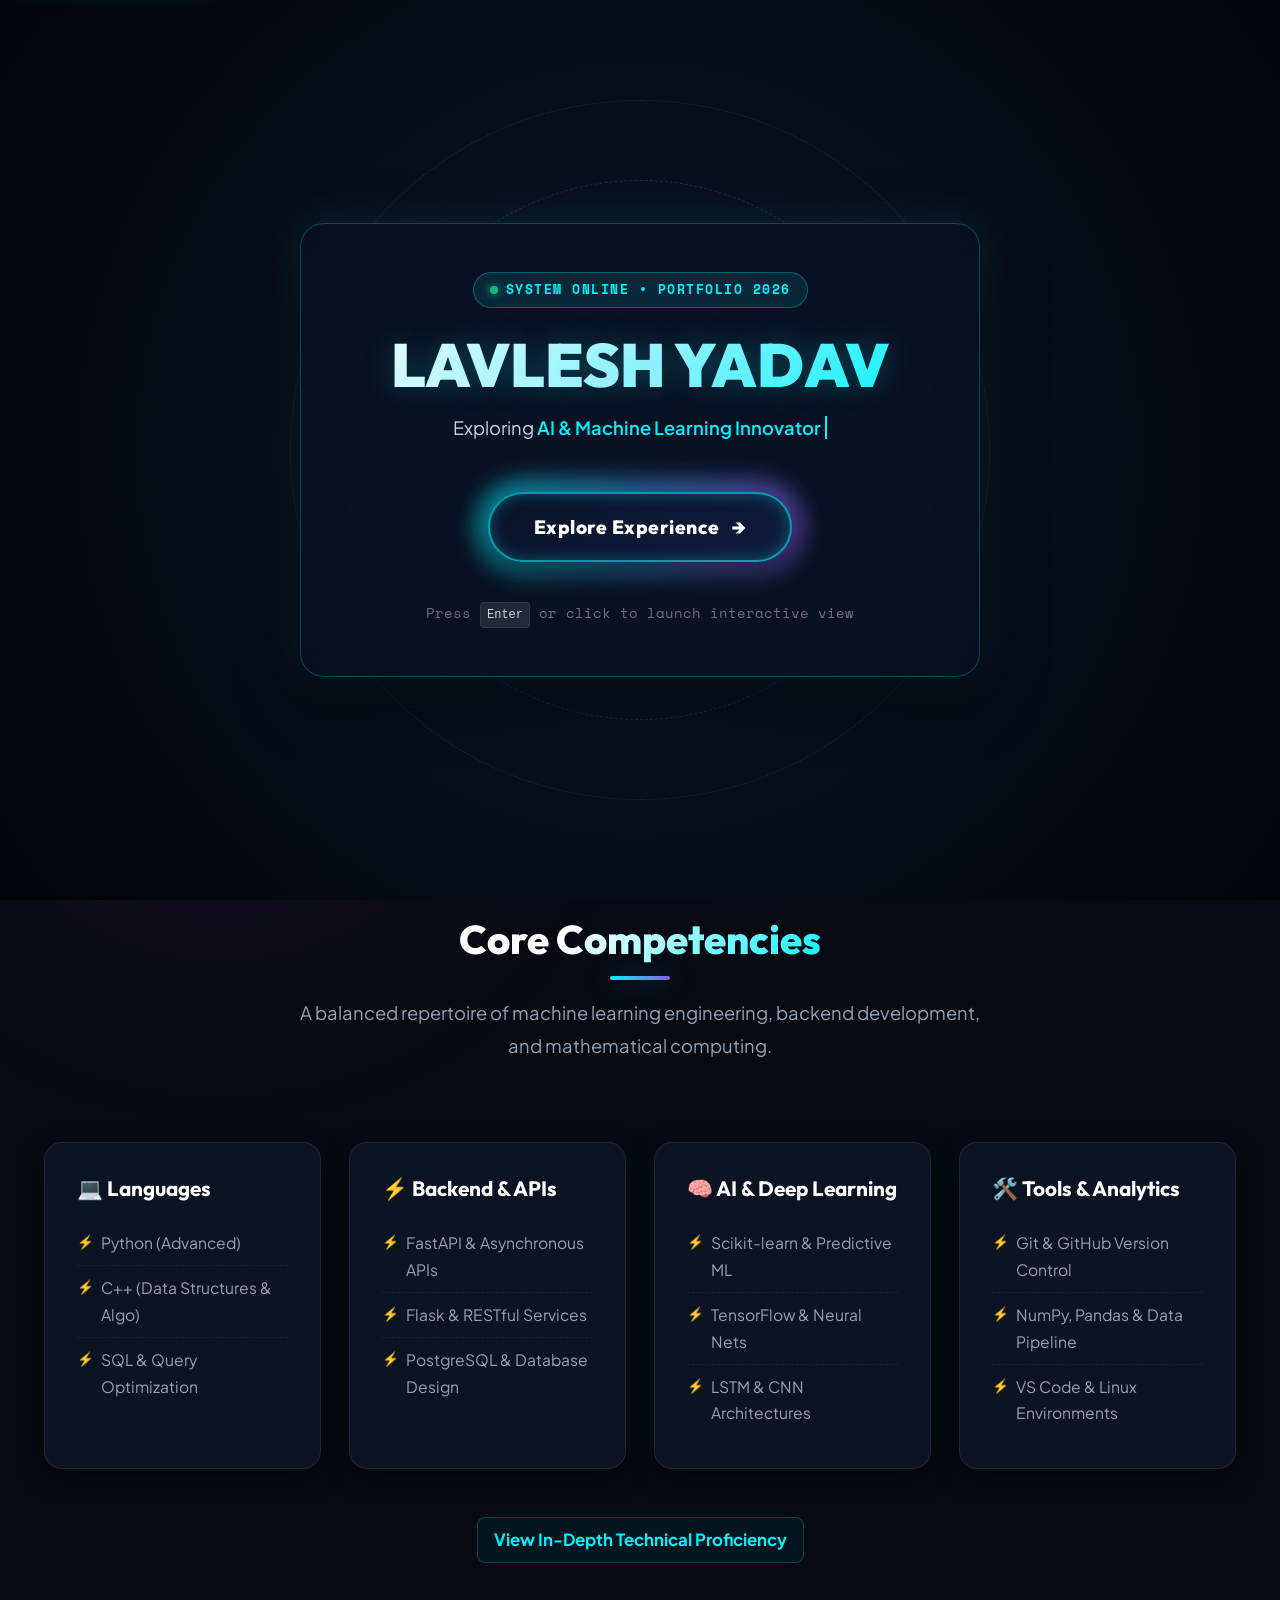
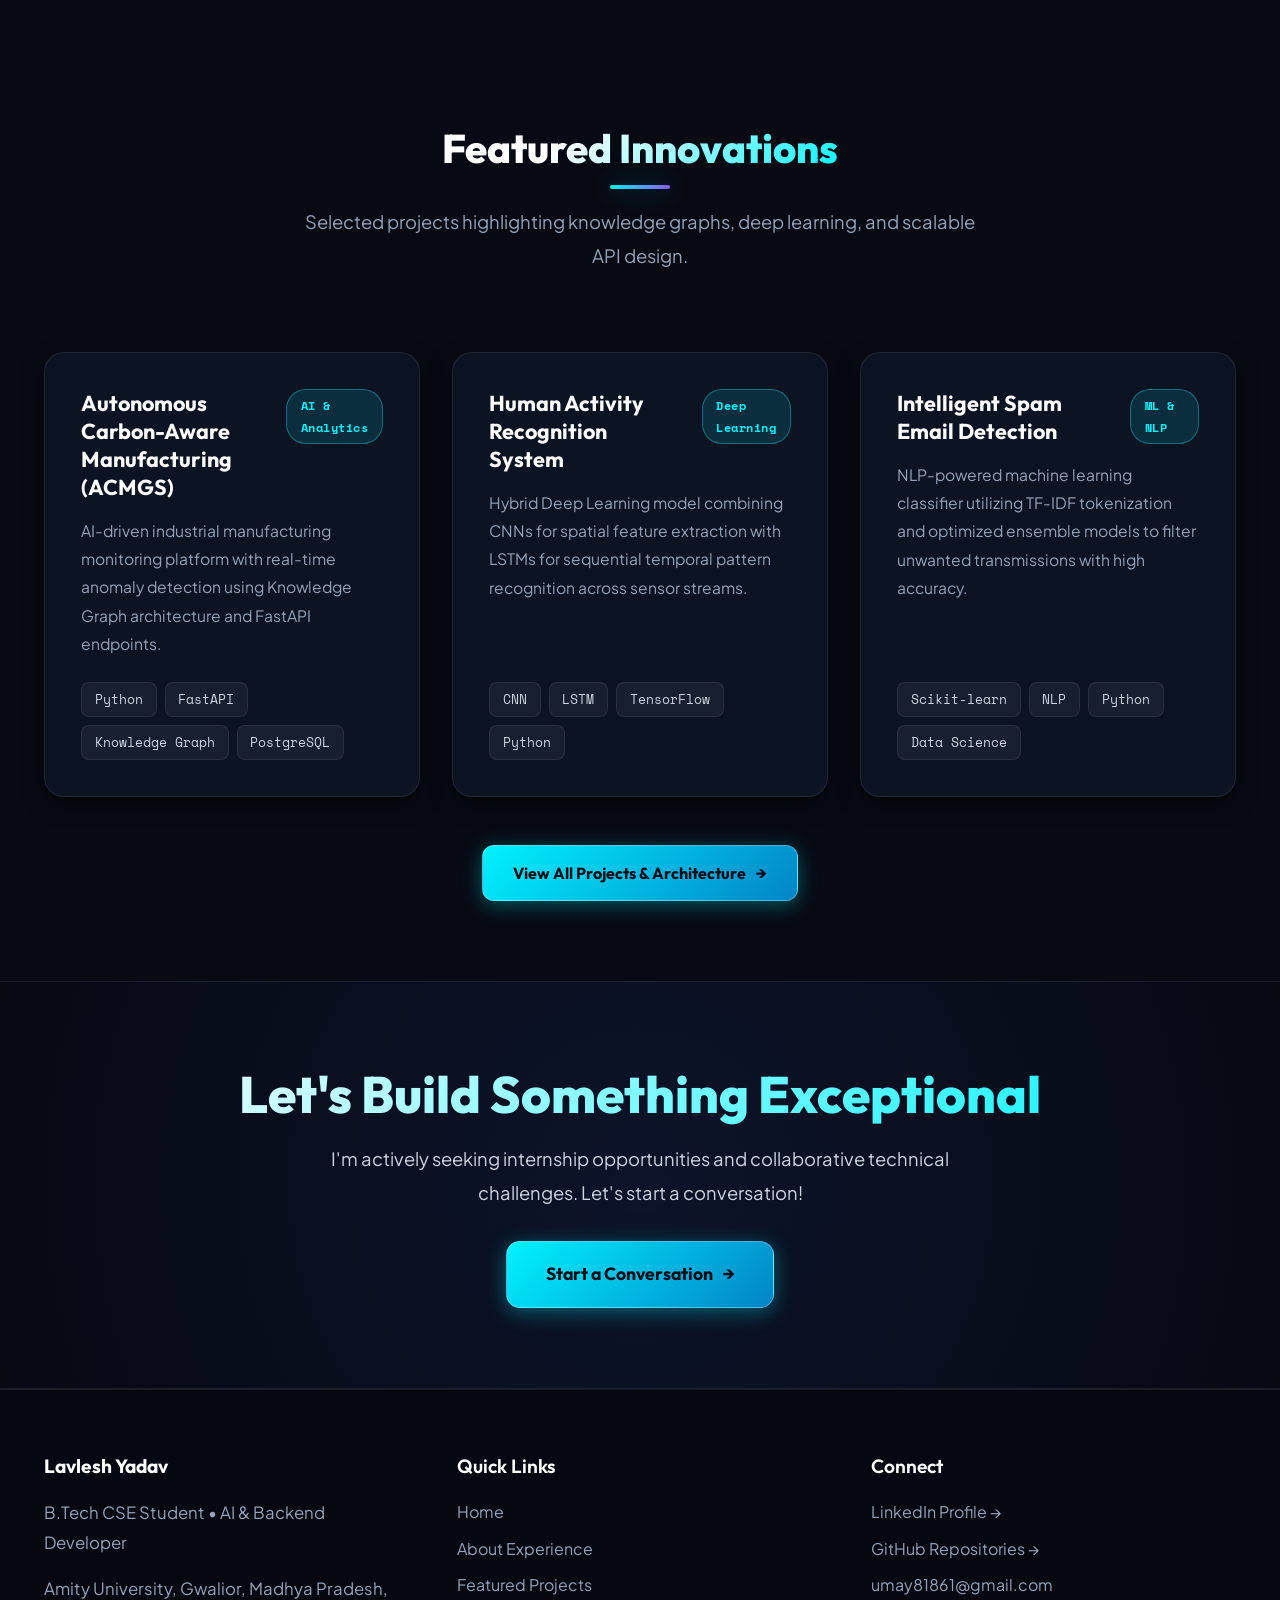
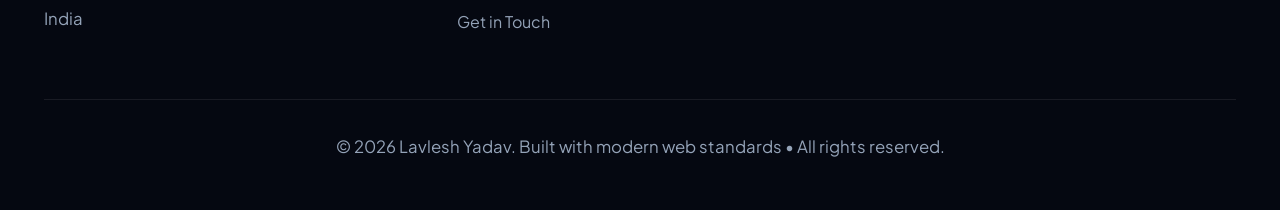
<file: index.html>
<!DOCTYPE html>
<html lang="en">
<head>
    <meta charset="UTF-8">
    <meta name="viewport" content="width=device-width, initial-scale=1.0">
    <meta name="description" content="Lavlesh Yadav - B.Tech CSE Student specializing in AI, Machine Learning, Backend Development, and Scalable APIs. Explore interactive projects and technical expertise.">
    <meta name="keywords" content="Lavlesh Yadav, portfolio, AI, Machine Learning, Backend Development, FastAPI, Python, Deep Learning, Gwalior">
    <meta name="author" content="Lavlesh Yadav">
    <meta name="theme-color" content="#070a13">
    <meta property="og:title" content="Lavlesh Yadav - Futuristic Portfolio | AI & Backend Engineer">
    <meta property="og:description" content="B.Tech CSE Student | AI & ML Enthusiast | FastAPI & Backend Architect">
    <meta property="og:type" content="website">
    <title>Lavlesh Yadav | AI & Backend Developer Portfolio</title>
    <link rel="preconnect" href="https://fonts.googleapis.com">
    <link rel="preconnect" href="https://fonts.gstatic.com" crossorigin>
    <link rel="stylesheet" href="style.css">
    <link rel="icon" type="image/svg+xml" href="data:image/svg+xml,%3Csvg xmlns='http://www.w3.org/2000/svg' viewBox='0 0 100 100'%3E%3Ctext y='75' font-size='75' fill='%2300f2fe'%3E⚡%3C/text%3E%3C/svg%3E">
</head>
<body>
    <!-- Skip to main content link -->
    <a href="#main-content" class="skip-link">Skip to main content</a>

    <!-- Interactive Ambient Glows & Background Particle Canvas -->
    <canvas id="bg-canvas" aria-hidden="true"></canvas>
    <div class="ambient-glow-1" aria-hidden="true"></div>
    <div class="ambient-glow-2" aria-hidden="true"></div>

    <!-- ==========================================================================
         INTERACTIVE ENTRANCE PORTAL (GATEWAY)
         ========================================================================== -->
    <section id="introPortal" class="intro-portal" role="dialog" aria-modal="true" aria-label="Welcome Entrance Portal">
        <div class="portal-rings" aria-hidden="true">
            <div class="portal-ring portal-ring-1"></div>
            <div class="portal-ring portal-ring-2"></div>
            <div class="portal-ring portal-ring-3"></div>
        </div>
        <div class="portal-content">
            <div class="portal-badge">
                <span class="pulse-dot"></span>
                SYSTEM ONLINE &bull; PORTFOLIO 2026
            </div>
            <h1 class="portal-title">LAVLESH YADAV</h1>
            <p class="portal-tagline">
                Exploring <span id="portalTypingText" class="portal-typing-text">AI &amp; Backend Engineering</span>
            </p>
            <div class="portal-btn-wrapper">
                <div class="portal-btn-glow-ring" aria-hidden="true"></div>
                <button id="enterPortalBtn" class="btn-portal" aria-label="Enter Portfolio and View Details">
                    <span>Explore Experience</span>
                    <span class="portal-btn-icon">&rarr;</span>
                </button>
            </div>
            <div class="portal-footer-hint">
                <span>Press <kbd>Enter</kbd> or click to launch interactive view</span>
            </div>
        </div>
    </section>

    <!-- Navigation Header -->
    <header class="header" role="banner">
        <nav class="navbar" role="navigation" aria-label="Main navigation">
            <div class="container nav-container">
                <a href="index.html" class="logo" aria-current="page">
                    <span class="logo-badge">LY</span>
                    <span>LAVLESH</span>
                </a>
                <div class="nav-actions">
                    <button class="btn-replay-intro" id="replayIntroBtn" aria-label="Replay Entrance Experience">
                        <span>✨ Replay Intro</span>
                    </button>
                </div>
                <button class="menu-toggle" id="menuToggle" aria-label="Toggle navigation menu" aria-expanded="false" aria-controls="navMenu">
                    <span></span>
                    <span></span>
                    <span></span>
                </button>
                <ul id="navMenu" class="nav-menu" role="menubar">
                    <li role="none"><a href="index.html" class="nav-link active" role="menuitem" aria-current="page">Home</a></li>
                    <li role="none"><a href="about.html" class="nav-link" role="menuitem">About</a></li>
                    <li role="none"><a href="projects.html" class="nav-link" role="menuitem">Projects</a></li>
                    <li role="none"><a href="contact.html" class="nav-link" role="menuitem">Contact</a></li>
                </ul>
            </div>
        </nav>
    </header>

    <!-- Main Content -->
    <main id="main-content" role="main">
        <!-- Hero Section -->
        <section class="hero" aria-labelledby="hero-title">
            <div class="container">
                <div class="hero-content">
                    <div class="hero-status-pill">
                        <span class="pulse-dot"></span>
                        Available for Internship &amp; Project Collaborations
                    </div>
                    <h1 id="hero-title" class="hero-title">Lavlesh Yadav</h1>
                    <div class="hero-subtitle-wrapper">
                        <span>Architecting</span>
                        <span id="heroTypingText" class="hero-dynamic-text">AI &amp; ML Solutions</span>
                    </div>
                    <p class="hero-description">
                        B.Tech CSE student at Amity University with a strong passion for Artificial Intelligence, Machine Learning, and robust Backend Architectures. Designing intelligent, scalable digital systems for real-world impact.
                    </p>
                    <div class="hero-cta">
                        <a href="projects.html" class="btn btn-primary" aria-label="View all my featured projects">
                            <span>Explore My Work</span>
                            <span>&rarr;</span>
                        </a>
                        <a href="contact.html" class="btn btn-secondary" aria-label="Get in touch with Lavlesh">
                            <span>Get In Touch</span>
                        </a>
                    </div>
                    <div class="social-links" role="list" aria-label="Social media links">
                        <a href="https://linkedin.com/in/lavlesh-yadav-3a4aa4340" target="_blank" rel="noopener noreferrer" class="social-link" role="listitem" aria-label="LinkedIn profile">
                            <span class="sr-only">LinkedIn</span>
                            <svg viewBox="0 0 24 24" fill="currentColor">
                                <path d="M20.447 20.452h-3.554v-5.569c0-1.328-.027-3.037-1.852-3.037-1.853 0-2.136 1.445-2.136 2.939v5.667H9.351V9h3.414v1.561h.046c.477-.9 1.637-1.85 3.37-1.85 3.601 0 4.267 2.37 4.267 5.455v6.286zM5.337 7.433c-1.144 0-2.063-.926-2.063-2.065 0-1.138.92-2.063 2.063-2.063 1.14 0 2.064.925 2.064 2.063 0 1.139-.925 2.065-2.064 2.065zm1.782 13.019H3.555V9h3.564v11.452zM22.225 0H1.771C.792 0 0 .774 0 1.729v20.542C0 23.227.792 24 1.771 24h20.451C23.2 24 24 23.227 24 22.271V1.729C24 .774 23.2 0 22.225 0h.001z"/>
                            </svg>
                        </a>
                        <a href="https://github.com/lavleshydv" target="_blank" rel="noopener noreferrer" class="social-link" role="listitem" aria-label="GitHub profile">
                            <span class="sr-only">GitHub</span>
                            <svg viewBox="0 0 24 24" fill="currentColor">
                                <path d="M12 0c-6.626 0-12 5.373-12 12 0 5.302 3.438 9.8 8.207 11.387.599.111.793-.261.793-.577v-2.234c-3.338.726-4.033-1.416-4.033-1.416-.546-1.387-1.333-1.756-1.333-1.756-1.089-.745.083-.729.083-.729 1.205.084 1.839 1.237 1.839 1.237 1.07 1.834 2.807 1.304 3.492.997.107-.775.418-1.305.762-1.604-2.665-.305-5.467-1.334-5.467-5.931 0-1.311.469-2.381 1.236-3.221-.124-.303-.535-1.524.117-3.176 0 0 1.008-.322 3.301 1.23.957-.266 1.983-.399 3.003-.404 1.02.005 2.047.138 3.006.404 2.291-1.552 3.297-1.23 3.297-1.23.653 1.653.242 2.874.118 3.176.77.84 1.235 1.911 1.235 3.221 0 4.609-2.807 5.624-5.479 5.921.43.372.823 1.102.823 2.222v 3.293c0 .319.192.694.801.576 4.765-1.589 8.199-6.086 8.199-11.386 0-6.627-5.373-12-12-12z"/>
                            </svg>
                        </a>
                        <a href="mailto:umay81861@gmail.com" class="social-link" role="listitem" aria-label="Email me directly">
                            <span class="sr-only">Email</span>
                            <svg viewBox="0 0 24 24" fill="currentColor">
                                <path d="M20 4H4c-1.1 0-1.99.9-1.99 2L2 18c0 1.1.9 2 2 2h16c1.1 0 2-.9 2-2V6c0-1.1-.9-2-2-2zm0 4l-8 5-8-5V6l8 5 8-5v2z"/>
                            </svg>
                        </a>
                    </div>
                </div>
                <div class="hero-visual" aria-label="Profile portrait with interactive floating badges">
                    <div class="hero-photo-wrapper">
                        <div class="photo-glow-ring" aria-hidden="true"></div>
                        <img
                            src="assets/profile.jpg"
                            alt="Lavlesh Yadav portrait"
                            class="hero-photo"
                        >

                    </div>
                </div>
            </div>
        </section>

        <!-- Skills Preview Section -->
        <section class="skills-preview" aria-labelledby="skills-title">
            <div class="container">
                <h2 id="skills-title" class="section-title">Core Competencies</h2>
                <p class="section-description">A balanced repertoire of machine learning engineering, backend development, and mathematical computing.</p>
                <div class="skills-grid">
                    <article class="skill-card">
                        <h3>💻 Languages</h3>
                        <ul role="list" aria-label="Programming languages">
                            <li>Python (Advanced)</li>
                            <li>C++ (Data Structures &amp; Algo)</li>
                            <li>SQL &amp; Query Optimization</li>
                        </ul>
                    </article>
                    <article class="skill-card">
                        <h3>⚡ Backend &amp; APIs</h3>
                        <ul role="list" aria-label="Backend technologies">
                            <li>FastAPI &amp; Asynchronous APIs</li>
                            <li>Flask &amp; RESTful Services</li>
                            <li>PostgreSQL &amp; Database Design</li>
                        </ul>
                    </article>
                    <article class="skill-card">
                        <h3>🧠 AI &amp; Deep Learning</h3>
                        <ul role="list" aria-label="Machine learning tools">
                            <li>Scikit-learn &amp; Predictive ML</li>
                            <li>TensorFlow &amp; Neural Nets</li>
                            <li>LSTM &amp; CNN Architectures</li>
                        </ul>
                    </article>
                    <article class="skill-card">
                        <h3>🛠️ Tools &amp; Analytics</h3>
                        <ul role="list" aria-label="Development tools">
                            <li>Git &amp; GitHub Version Control</li>
                            <li>NumPy, Pandas &amp; Data Pipeline</li>
                            <li>VS Code &amp; Linux Environments</li>
                        </ul>
                    </article>
                </div>
                <div class="section-cta">
                    <a href="about.html" class="link-arrow">View In-Depth Technical Proficiency</a>
                </div>
            </div>
        </section>

        <!-- Featured Projects Section -->
        <section class="featured-projects" aria-labelledby="featured-title">
            <div class="container">
                <h2 id="featured-title" class="section-title">Featured Innovations</h2>
                <p class="section-description">Selected projects highlighting knowledge graphs, deep learning, and scalable API design.</p>
                <div class="projects-grid">
                    <article class="project-card">
                        <div class="project-header">
                            <h3>Autonomous Carbon-Aware Manufacturing (ACMGS)</h3>
                            <span class="badge">AI &amp; Analytics</span>
                        </div>
                        <p>AI-driven industrial manufacturing monitoring platform with real-time anomaly detection using Knowledge Graph architecture and FastAPI endpoints.</p>
                        <div class="tech-tags" role="list" aria-label="Technologies used">
                            <span role="listitem">Python</span>
                            <span role="listitem">FastAPI</span>
                            <span role="listitem">Knowledge Graph</span>
                            <span role="listitem">PostgreSQL</span>
                        </div>
                    </article>

                    <article class="project-card">
                        <div class="project-header">
                            <h3>Human Activity Recognition System</h3>
                            <span class="badge">Deep Learning</span>
                        </div>
                        <p>Hybrid Deep Learning model combining CNNs for spatial feature extraction with LSTMs for sequential temporal pattern recognition across sensor streams.</p>
                        <div class="tech-tags" role="list" aria-label="Technologies used">
                            <span role="listitem">CNN</span>
                            <span role="listitem">LSTM</span>
                            <span role="listitem">TensorFlow</span>
                            <span role="listitem">Python</span>
                        </div>
                    </article>

                    <article class="project-card">
                        <div class="project-header">
                            <h3>Intelligent Spam Email Detection</h3>
                            <span class="badge">ML &amp; NLP</span>
                        </div>
                        <p>NLP-powered machine learning classifier utilizing TF-IDF tokenization and optimized ensemble models to filter unwanted transmissions with high accuracy.</p>
                        <div class="tech-tags" role="list" aria-label="Technologies used">
                            <span role="listitem">Scikit-learn</span>
                            <span role="listitem">NLP</span>
                            <span role="listitem">Python</span>
                            <span role="listitem">Data Science</span>
                        </div>
                    </article>
                </div>
                <div class="section-cta">
                    <a href="projects.html" class="btn btn-primary">
                        <span>View All Projects &amp; Architecture</span>
                        <span>&rarr;</span>
                    </a>
                </div>
            </div>
        </section>

        <!-- CTA Section -->
        <section class="cta-section" aria-labelledby="cta-title">
            <div class="container">
                <h2 id="cta-title" class="cta-title">Let's Build Something Exceptional</h2>
                <p class="cta-description">I'm actively seeking internship opportunities and collaborative technical challenges. Let's start a conversation!</p>
                <a href="contact.html" class="btn btn-primary btn-large">
                    <span>Start a Conversation</span>
                    <span>&rarr;</span>
                </a>
            </div>
        </section>
    </main>

    <!-- Footer -->
    <footer class="footer" role="contentinfo">
        <div class="container">
            <div class="footer-content">
                <section aria-labelledby="footer-about-title">
                    <h3 id="footer-about-title">Lavlesh Yadav</h3>
                    <p>B.Tech CSE Student &bull; AI &amp; Backend Developer</p>
                    <p>Amity University, Gwalior, Madhya Pradesh, India</p>
                </section>
                <nav aria-label="Footer navigation">
                    <h4>Quick Links</h4>
                    <ul role="list">
                        <li><a href="index.html">Home</a></li>
                        <li><a href="about.html">About Experience</a></li>
                        <li><a href="projects.html">Featured Projects</a></li>
                        <li><a href="contact.html">Get in Touch</a></li>
                    </ul>
                </nav>
                <section aria-labelledby="footer-social-title">
                    <h4 id="footer-social-title">Connect</h4>
                    <ul role="list">
                        <li><a href="https://linkedin.com/in/lavlesh-yadav-3a4aa4340" target="_blank" rel="noopener noreferrer">LinkedIn Profile &rarr;</a></li>
                        <li><a href="https://github.com/lavleshydv" target="_blank" rel="noopener noreferrer">GitHub Repositories &rarr;</a></li>
                        <li><a href="mailto:umay81861@gmail.com">umay81861@gmail.com</a></li>
                    </ul>
                </section>
            </div>
            <div class="footer-bottom">
                <p>&copy; <span id="current-year"></span> Lavlesh Yadav. Built with modern web standards &bull; All rights reserved.</p>
            </div>
        </div>
    </footer>

    <!-- Floating Back to Top Button -->
    <button id="backToTop" class="back-to-top" aria-label="Scroll back to top of page">
        <span>&uarr;</span>
    </button>

    <script src="script.js"></script>
</body>
</html>
</file>
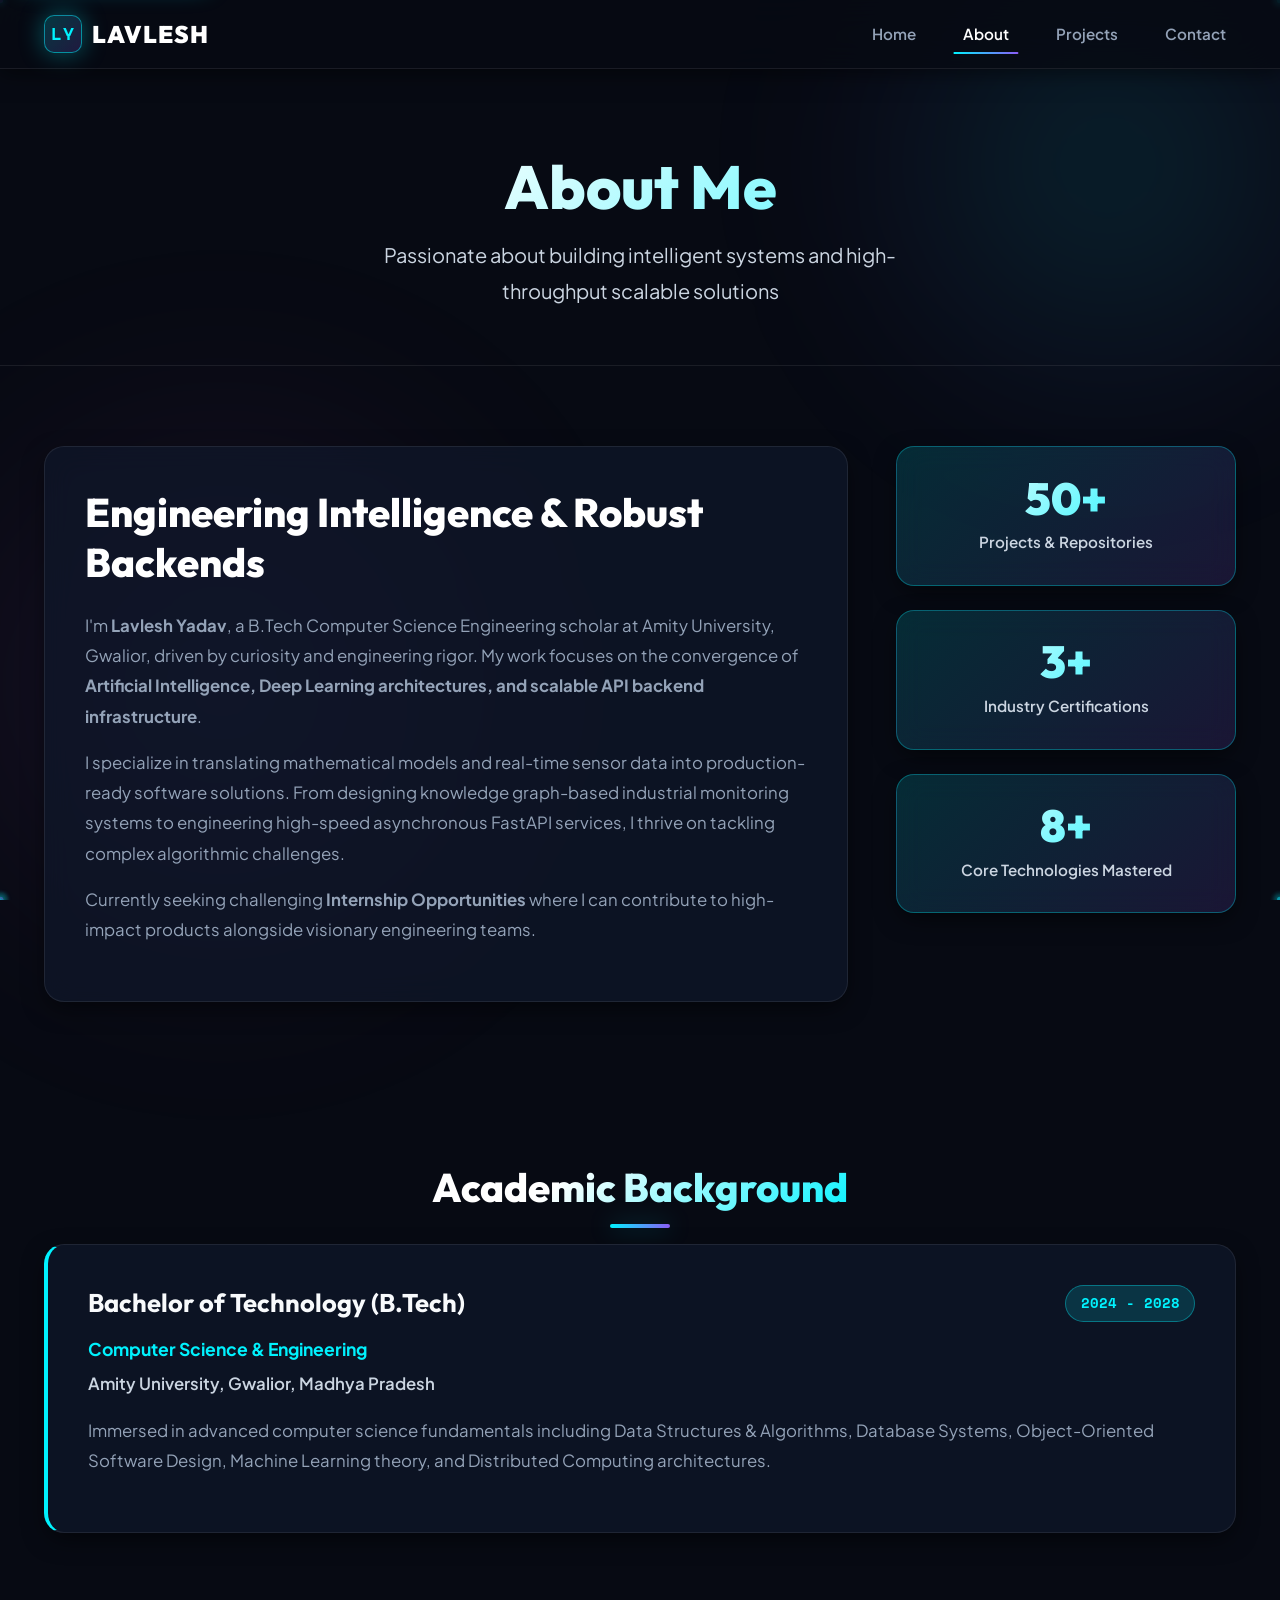
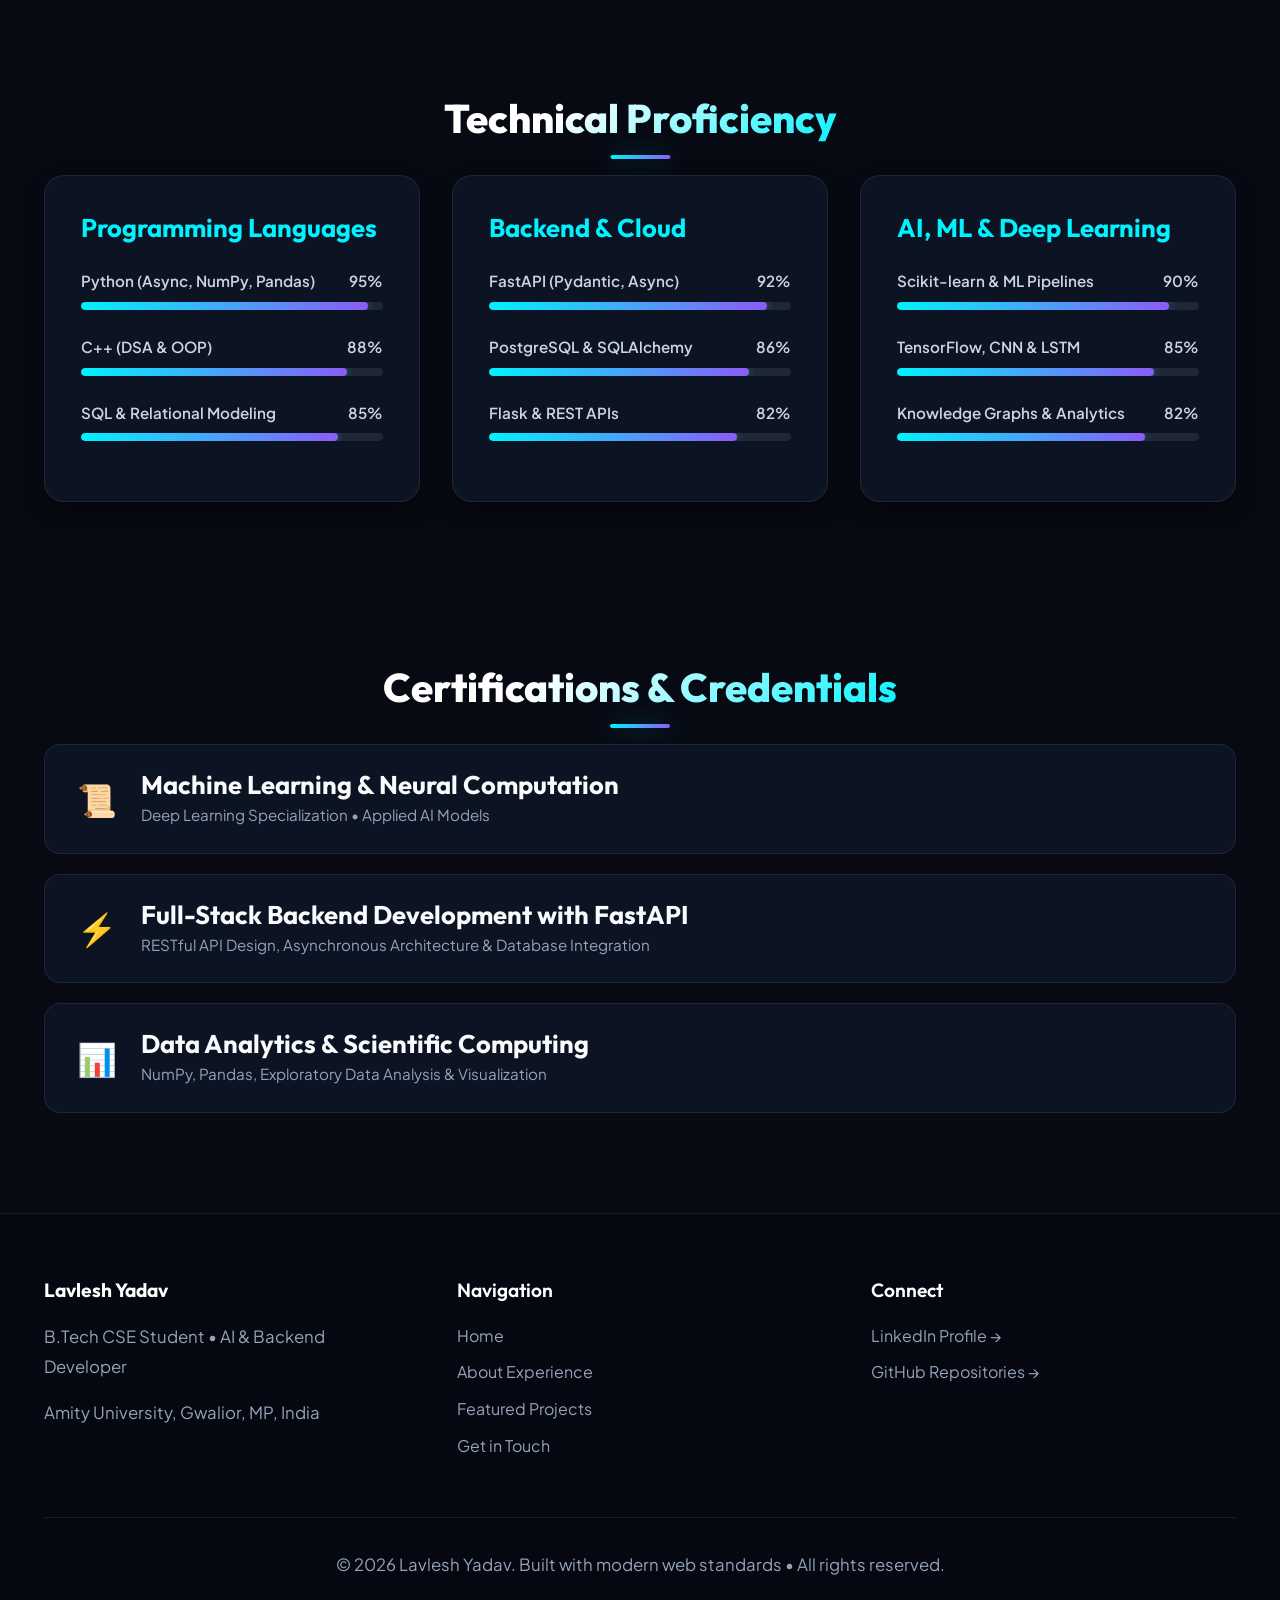
<file: about.html>
<!DOCTYPE html>
<html lang="en">
<head>
    <meta charset="UTF-8">
    <meta name="viewport" content="width=device-width, initial-scale=1.0">
    <meta name="description" content="Learn more about Lavlesh Yadav - B.Tech CSE Student with expertise in AI, Machine Learning, and Backend Development">
    <meta name="keywords" content="Lavlesh Yadav, about, education, skills, experience, AI, machine learning, Amity University">
    <meta name="author" content="Lavlesh Yadav">
    <meta name="theme-color" content="#070a13">
    <title>About Lavlesh Yadav | AI &amp; Backend Developer</title>
    <link rel="preconnect" href="https://fonts.googleapis.com">
    <link rel="preconnect" href="https://fonts.gstatic.com" crossorigin>
    <link rel="stylesheet" href="style.css">
    <link rel="icon" type="image/svg+xml" href="data:image/svg+xml,%3Csvg xmlns='http://www.w3.org/2000/svg' viewBox='0 0 100 100'%3E%3Ctext y='75' font-size='75' fill='%2300f2fe'%3E⚡%3C/text%3E%3C/svg%3E">
</head>
<body>
    <a href="#main-content" class="skip-link">Skip to main content</a>

    <!-- Interactive Ambient Glows & Background Particle Canvas -->
    <canvas id="bg-canvas" aria-hidden="true"></canvas>
    <div class="ambient-glow-1" aria-hidden="true"></div>
    <div class="ambient-glow-2" aria-hidden="true"></div>

    <header class="header" role="banner">
        <nav class="navbar" role="navigation" aria-label="Main navigation">
            <div class="container nav-container">
                <a href="index.html" class="logo" aria-label="Lavlesh Yadav Portfolio">
                    <span class="logo-badge">LY</span>
                    <span>LAVLESH</span>
                </a>
                <button class="menu-toggle" id="menuToggle" aria-label="Toggle navigation menu" aria-expanded="false" aria-controls="navMenu">
                    <span></span>
                    <span></span>
                    <span></span>
                </button>
                <ul id="navMenu" class="nav-menu" role="menubar">
                    <li role="none"><a href="index.html" class="nav-link" role="menuitem">Home</a></li>
                    <li role="none"><a href="about.html" class="nav-link active" role="menuitem" aria-current="page">About</a></li>
                    <li role="none"><a href="projects.html" class="nav-link" role="menuitem">Projects</a></li>
                    <li role="none"><a href="contact.html" class="nav-link" role="menuitem">Contact</a></li>
                </ul>
            </div>
        </nav>
    </header>

    <main id="main-content" role="main">
        <!-- About Hero Section -->
        <section class="page-header" aria-labelledby="page-title">
            <div class="container">
                <h1 id="page-title">About Me</h1>
                <p class="page-subtitle">Passionate about building intelligent systems and high-throughput scalable solutions</p>
            </div>
        </section>

        <!-- About Content -->
        <section class="about-section" aria-labelledby="about-intro-title">
            <div class="container">
                <div class="about-grid">
                    <article class="about-text">
                        <h2 id="about-intro-title">Engineering Intelligence &amp; Robust Backends</h2>
                        <p>I'm <strong>Lavlesh Yadav</strong>, a B.Tech Computer Science Engineering scholar at Amity University, Gwalior, driven by curiosity and engineering rigor. My work focuses on the convergence of <strong>Artificial Intelligence, Deep Learning architectures, and scalable API backend infrastructure</strong>.</p>
                        <p>I specialize in translating mathematical models and real-time sensor data into production-ready software solutions. From designing knowledge graph-based industrial monitoring systems to engineering high-speed asynchronous FastAPI services, I thrive on tackling complex algorithmic challenges.</p>
                        <p>Currently seeking challenging <strong>Internship Opportunities</strong> where I can contribute to high-impact products alongside visionary engineering teams.</p>
                    </article>
                    <aside class="about-stats" role="complementary" aria-label="Key statistics">
                        <div class="stat-card">
                            <div class="stat-number">50+</div>
                            <div class="stat-label">Projects &amp; Repositories</div>
                        </div>
                        <div class="stat-card">
                            <div class="stat-number">3+</div>
                            <div class="stat-label">Industry Certifications</div>
                        </div>
                        <div class="stat-card">
                            <div class="stat-number">8+</div>
                            <div class="stat-label">Core Technologies Mastered</div>
                        </div>
                    </aside>
                </div>
            </div>
        </section>

        <!-- Education Section -->
        <section class="education-section" aria-labelledby="education-title">
            <div class="container">
                <h2 id="education-title" class="section-title">Academic Background</h2>
                <article class="education-card">
                    <div class="education-header">
                        <h3>Bachelor of Technology (B.Tech)</h3>
                        <span class="education-year" aria-label="Year">2024 - 2028</span>
                    </div>
                    <p class="education-major">Computer Science &amp; Engineering</p>
                    <p class="education-institution">Amity University, Gwalior, Madhya Pradesh</p>
                    <p class="education-description">Immersed in advanced computer science fundamentals including Data Structures &amp; Algorithms, Database Systems, Object-Oriented Software Design, Machine Learning theory, and Distributed Computing architectures.</p>
                </article>
            </div>
        </section>

        <!-- Technical Skills Section -->
        <section class="skills-section" aria-labelledby="skills-title">
            <div class="container">
                <h2 id="skills-title" class="section-title">Technical Proficiency</h2>
                <div class="skills-container">
                    <article class="skill-category">
                        <h3>Programming Languages</h3>
                        <ul class="skill-list" role="list" aria-label="Programming languages">
                            <li role="listitem">
                                <div class="skill-name">
                                    <span>Python (Async, NumPy, Pandas)</span>
                                    <span>95%</span>
                                </div>
                                <div class="skill-bar" style="--progress: 95%;" aria-label="95% proficiency"></div>
                            </li>
                            <li role="listitem">
                                <div class="skill-name">
                                    <span>C++ (DSA &amp; OOP)</span>
                                    <span>88%</span>
                                </div>
                                <div class="skill-bar" style="--progress: 88%;" aria-label="88% proficiency"></div>
                            </li>
                            <li role="listitem">
                                <div class="skill-name">
                                    <span>SQL &amp; Relational Modeling</span>
                                    <span>85%</span>
                                </div>
                                <div class="skill-bar" style="--progress: 85%;" aria-label="85% proficiency"></div>
                            </li>
                        </ul>
                    </article>

                    <article class="skill-category">
                        <h3>Backend &amp; Cloud</h3>
                        <ul class="skill-list" role="list" aria-label="Backend and Database technologies">
                            <li role="listitem">
                                <div class="skill-name">
                                    <span>FastAPI (Pydantic, Async)</span>
                                    <span>92%</span>
                                </div>
                                <div class="skill-bar" style="--progress: 92%;" aria-label="92% proficiency"></div>
                            </li>
                            <li role="listitem">
                                <div class="skill-name">
                                    <span>PostgreSQL &amp; SQLAlchemy</span>
                                    <span>86%</span>
                                </div>
                                <div class="skill-bar" style="--progress: 86%;" aria-label="86% proficiency"></div>
                            </li>
                            <li role="listitem">
                                <div class="skill-name">
                                    <span>Flask &amp; REST APIs</span>
                                    <span>82%</span>
                                </div>
                                <div class="skill-bar" style="--progress: 82%;" aria-label="82% proficiency"></div>
                            </li>
                        </ul>
                    </article>

                    <article class="skill-category">
                        <h3>AI, ML &amp; Deep Learning</h3>
                        <ul class="skill-list" role="list" aria-label="Machine learning and data science">
                            <li role="listitem">
                                <div class="skill-name">
                                    <span>Scikit-learn &amp; ML Pipelines</span>
                                    <span>90%</span>
                                </div>
                                <div class="skill-bar" style="--progress: 90%;" aria-label="90% proficiency"></div>
                            </li>
                            <li role="listitem">
                                <div class="skill-name">
                                    <span>TensorFlow, CNN &amp; LSTM</span>
                                    <span>85%</span>
                                </div>
                                <div class="skill-bar" style="--progress: 85%;" aria-label="85% proficiency"></div>
                            </li>
                            <li role="listitem">
                                <div class="skill-name">
                                    <span>Knowledge Graphs &amp; Analytics</span>
                                    <span>82%</span>
                                </div>
                                <div class="skill-bar" style="--progress: 82%;" aria-label="82% proficiency"></div>
                            </li>
                        </ul>
                    </article>
                </div>
            </div>
        </section>

        <!-- Certifications Section -->
        <section class="certifications-section" aria-labelledby="certifications-title">
            <div class="container">
                <h2 id="certifications-title" class="section-title">Certifications &amp; Credentials</h2>
                <ul class="certifications-list" role="list">
                    <li class="certification-item" role="listitem">
                        <span class="cert-icon" aria-hidden="true">📜</span>
                        <div>
                            <h3>Machine Learning &amp; Neural Computation</h3>
                            <p class="cert-issuer">Deep Learning Specialization &bull; Applied AI Models</p>
                        </div>
                    </li>
                    <li class="certification-item" role="listitem">
                        <span class="cert-icon" aria-hidden="true">⚡</span>
                        <div>
                            <h3>Full-Stack Backend Development with FastAPI</h3>
                            <p class="cert-issuer">RESTful API Design, Asynchronous Architecture &amp; Database Integration</p>
                        </div>
                    </li>
                    <li class="certification-item" role="listitem">
                        <span class="cert-icon" aria-hidden="true">📊</span>
                        <div>
                            <h3>Data Analytics &amp; Scientific Computing</h3>
                            <p class="cert-issuer">NumPy, Pandas, Exploratory Data Analysis &amp; Visualization</p>
                        </div>
                    </li>
                </ul>
            </div>
        </section>
    </main>

    <!-- Footer -->
    <footer class="footer" role="contentinfo">
        <div class="container">
            <div class="footer-content">
                <section>
                    <h3>Lavlesh Yadav</h3>
                    <p>B.Tech CSE Student &bull; AI &amp; Backend Developer</p>
                    <p>Amity University, Gwalior, MP, India</p>
                </section>
                <nav aria-label="Footer navigation">
                    <h4>Navigation</h4>
                    <ul role="list">
                        <li><a href="index.html">Home</a></li>
                        <li><a href="about.html">About Experience</a></li>
                        <li><a href="projects.html">Featured Projects</a></li>
                        <li><a href="contact.html">Get in Touch</a></li>
                    </ul>
                </nav>
                <section>
                    <h4>Connect</h4>
                    <ul role="list">
                        <li><a href="https://linkedin.com/in/lavlesh-yadav-3a4aa4340" target="_blank" rel="noopener noreferrer">LinkedIn Profile &rarr;</a></li>
                        <li><a href="https://github.com/lavleshydv" target="_blank" rel="noopener noreferrer">GitHub Repositories &rarr;</a></li>
                    </ul>
                </section>
            </div>
            <div class="footer-bottom">
                <p>&copy; <span id="current-year"></span> Lavlesh Yadav. Built with modern web standards &bull; All rights reserved.</p>
            </div>
        </div>
    </footer>

    <button id="backToTop" class="back-to-top" aria-label="Scroll back to top of page">
        <span>&uarr;</span>
    </button>

    <script src="script.js"></script>
</body>
</html>
</file>
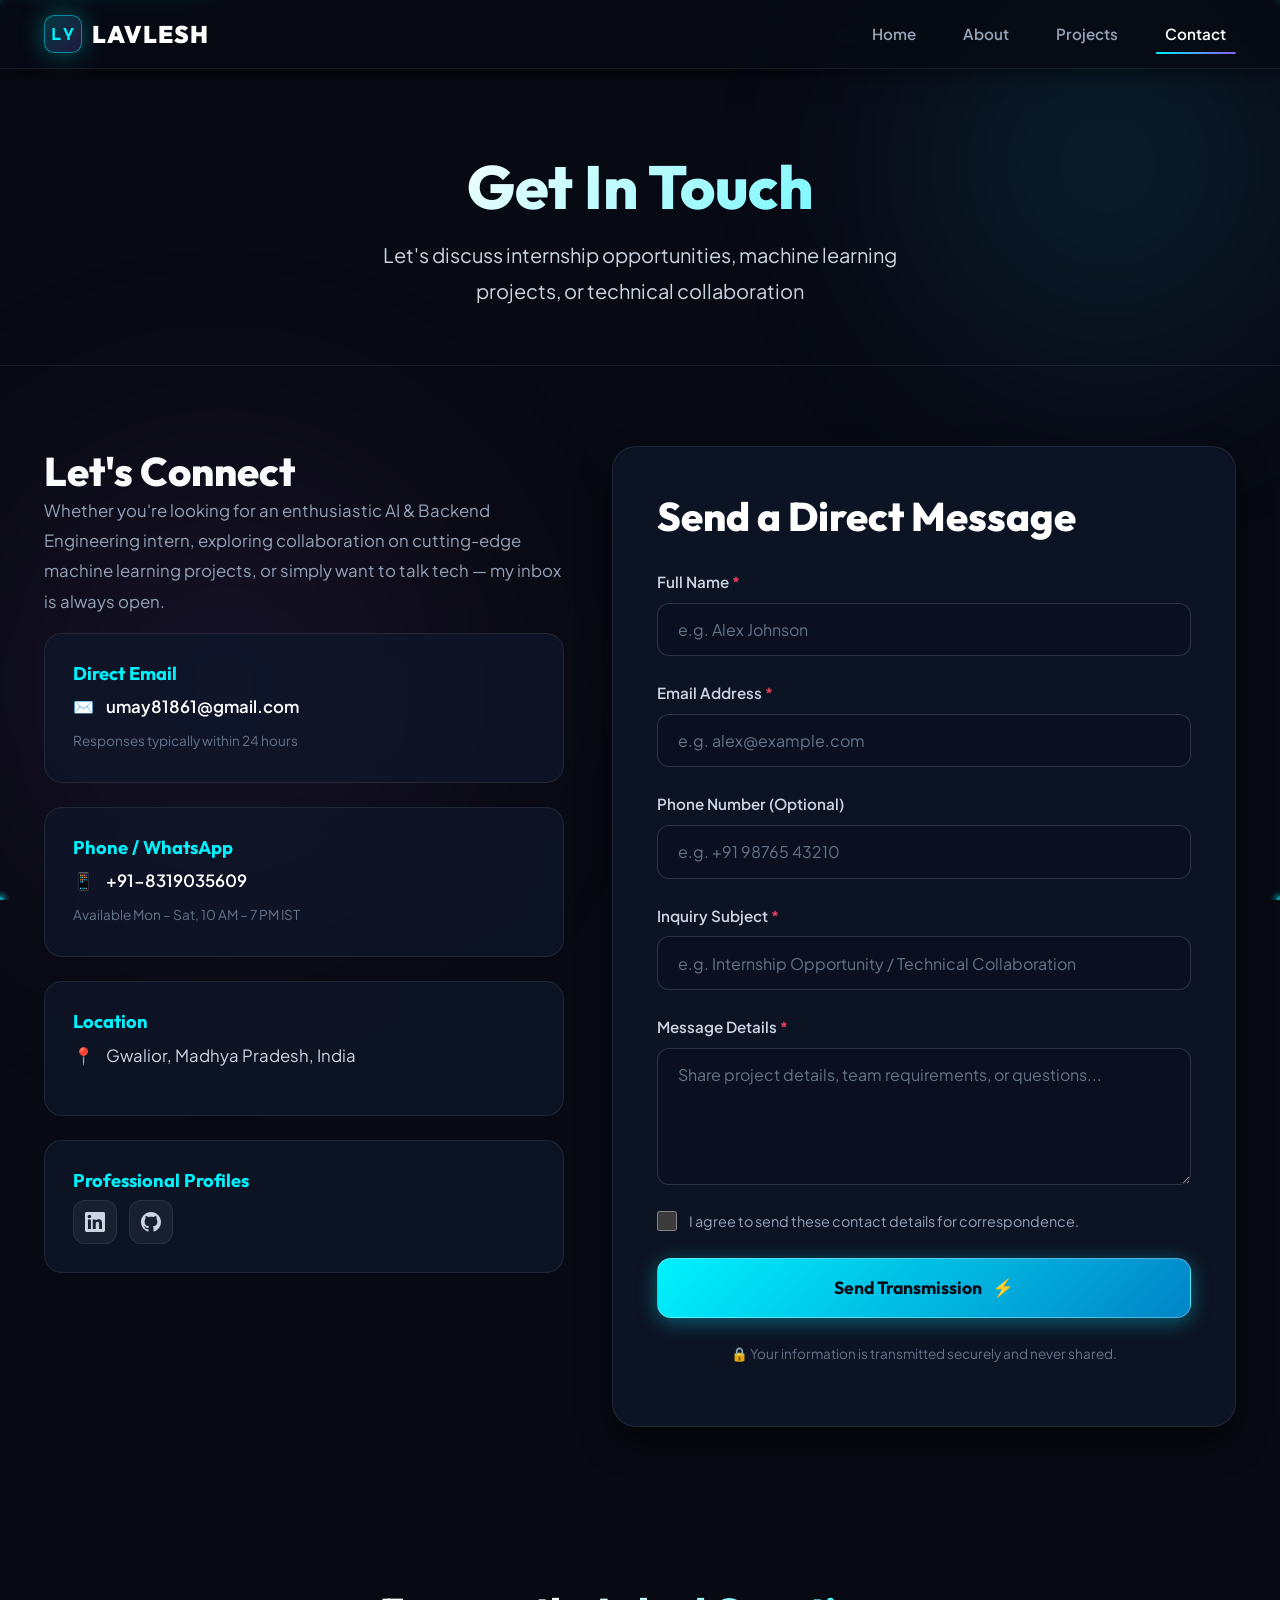
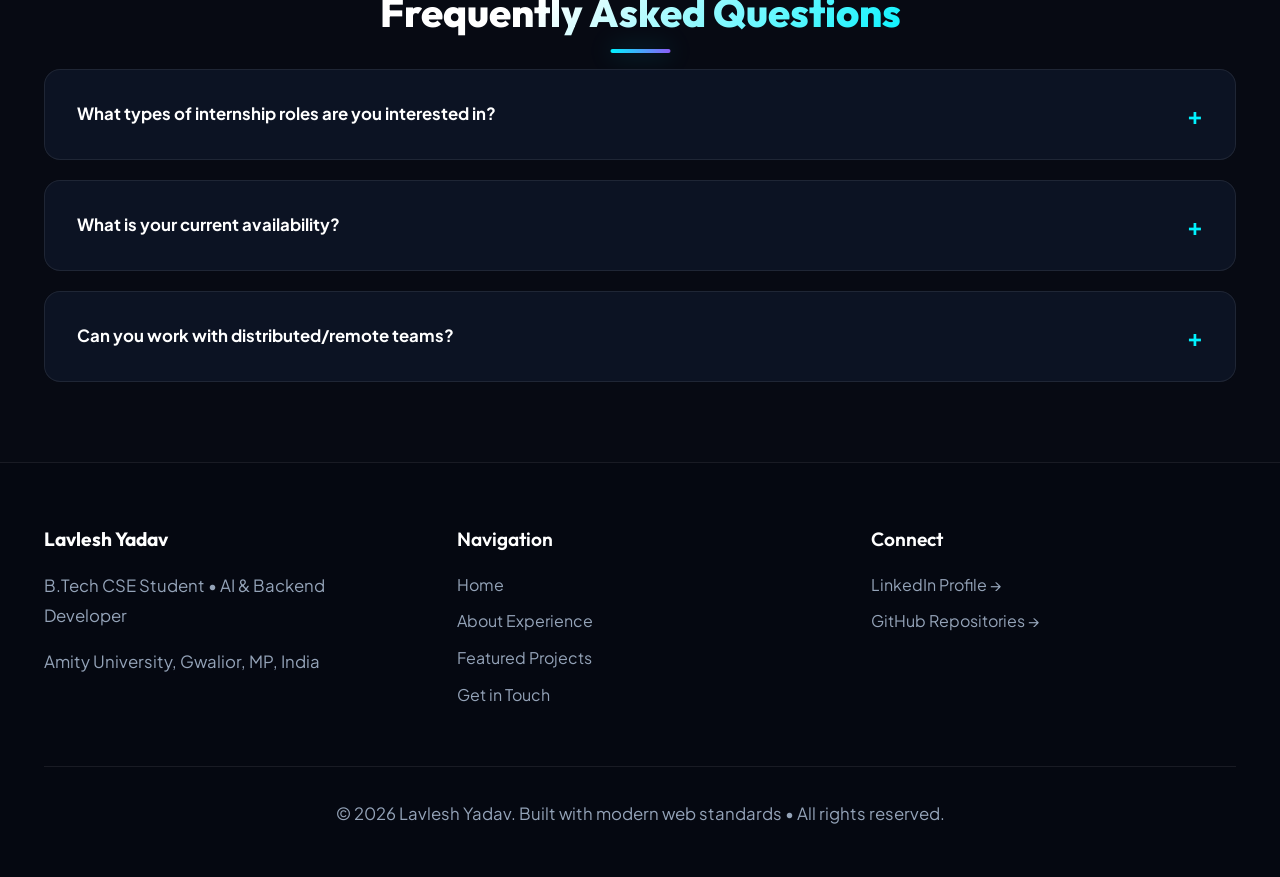
<file: contact.html>
<!DOCTYPE html>
<html lang="en">
<head>
    <meta charset="UTF-8">
    <meta name="viewport" content="width=device-width, initial-scale=1.0">
    <meta name="description" content="Contact Lavlesh Yadav - Connect for AI & ML internship opportunities, backend engineering, collaboration, or inquiries">
    <meta name="keywords" content="contact, email, Lavlesh Yadav, internship, collaboration, AI, backend, FastAPI, Gwalior">
    <meta name="author" content="Lavlesh Yadav">
    <meta name="theme-color" content="#070a13">
    <title>Contact Lavlesh Yadav | AI &amp; Backend Developer</title>
    <link rel="preconnect" href="https://fonts.googleapis.com">
    <link rel="preconnect" href="https://fonts.gstatic.com" crossorigin>
    <link rel="stylesheet" href="style.css">
    <link rel="icon" type="image/svg+xml" href="data:image/svg+xml,%3Csvg xmlns='http://www.w3.org/2000/svg' viewBox='0 0 100 100'%3E%3Ctext y='75' font-size='75' fill='%2300f2fe'%3E⚡%3C/text%3E%3C/svg%3E">
</head>
<body>
    <a href="#main-content" class="skip-link">Skip to main content</a>

    <!-- Interactive Ambient Glows & Background Particle Canvas -->
    <canvas id="bg-canvas" aria-hidden="true"></canvas>
    <div class="ambient-glow-1" aria-hidden="true"></div>
    <div class="ambient-glow-2" aria-hidden="true"></div>

    <header class="header" role="banner">
        <nav class="navbar" role="navigation" aria-label="Main navigation">
            <div class="container nav-container">
                <a href="index.html" class="logo" aria-label="Lavlesh Yadav Portfolio">
                    <span class="logo-badge">LY</span>
                    <span>LAVLESH</span>
                </a>
                <button class="menu-toggle" id="menuToggle" aria-label="Toggle navigation menu" aria-expanded="false" aria-controls="navMenu">
                    <span></span>
                    <span></span>
                    <span></span>
                </button>
                <ul id="navMenu" class="nav-menu" role="menubar">
                    <li role="none"><a href="index.html" class="nav-link" role="menuitem">Home</a></li>
                    <li role="none"><a href="about.html" class="nav-link" role="menuitem">About</a></li>
                    <li role="none"><a href="projects.html" class="nav-link" role="menuitem">Projects</a></li>
                    <li role="none"><a href="contact.html" class="nav-link active" role="menuitem" aria-current="page">Contact</a></li>
                </ul>
            </div>
        </nav>
    </header>

    <main id="main-content" role="main">
        <!-- Contact Hero Section -->
        <section class="page-header" aria-labelledby="contact-title">
            <div class="container">
                <h1 id="contact-title">Get In Touch</h1>
                <p class="page-subtitle">Let's discuss internship opportunities, machine learning projects, or technical collaboration</p>
            </div>
        </section>

        <!-- Contact Content -->
        <section class="contact-section" aria-labelledby="contact-intro">
            <div class="container">
                <div class="contact-grid">
                    <!-- Contact Info Cards -->
                    <aside class="contact-info" role="complementary" aria-label="Contact channels">
                        <h2 id="contact-intro">Let's Connect</h2>
                        <p>Whether you're looking for an enthusiastic AI &amp; Backend Engineering intern, exploring collaboration on cutting-edge machine learning projects, or simply want to talk tech — my inbox is always open.</p>
                        
                        <article class="contact-card">
                            <h3>Direct Email</h3>
                            <a href="mailto:umay81861@gmail.com" class="contact-link">
                                <span class="contact-icon" aria-hidden="true">✉️</span>
                                <span class="sr-only">Send email to</span>
                                umay81861@gmail.com
                            </a>
                            <p class="contact-note">Responses typically within 24 hours</p>
                        </article>

                        <article class="contact-card">
                            <h3>Phone / WhatsApp</h3>
                            <a href="tel:+918319035609" class="contact-link">
                                <span class="contact-icon" aria-hidden="true">📱</span>
                                <span class="sr-only">Call</span>
                                +91-8319035609
                            </a>
                            <p class="contact-note">Available Mon &ndash; Sat, 10 AM &ndash; 7 PM IST</p>
                        </article>

                        <article class="contact-card">
                            <h3>Location</h3>
                            <p class="contact-info-text">
                                <span class="contact-icon" aria-hidden="true">📍</span>
                                Gwalior, Madhya Pradesh, India
                            </p>
                        </article>

                        <article class="contact-card">
                            <h3>Professional Profiles</h3>
                            <div class="social-links contact-social" role="list" aria-label="Social profiles">
                                <a href="https://linkedin.com/in/lavlesh-yadav-3a4aa4340" target="_blank" rel="noopener noreferrer" class="social-link" role="listitem" aria-label="LinkedIn profile">
                                    <svg viewBox="0 0 24 24" fill="currentColor">
                                        <path d="M20.447 20.452h-3.554v-5.569c0-1.328-.027-3.037-1.852-3.037-1.853 0-2.136 1.445-2.136 2.939v5.667H9.351V9h3.414v1.561h.046c.477-.9 1.637-1.85 3.37-1.85 3.601 0 4.267 2.37 4.267 5.455v6.286zM5.337 7.433c-1.144 0-2.063-.926-2.063-2.065 0-1.138.92-2.063 2.063-2.063 1.14 0 2.064.925 2.064 2.063 0 1.139-.925 2.065-2.064 2.065zm1.782 13.019H3.555V9h3.564v11.452zM22.225 0H1.771C.792 0 0 .774 0 1.729v20.542C0 23.227.792 24 1.771 24h20.451C23.2 24 24 23.227 24 22.271V1.729C24 .774 23.2 0 22.225 0h.001z"/>
                                    </svg>
                                </a>
                                <a href="https://github.com/lavleshydv" target="_blank" rel="noopener noreferrer" class="social-link" role="listitem" aria-label="GitHub profile">
                                    <svg viewBox="0 0 24 24" fill="currentColor">
                                        <path d="M12 0c-6.626 0-12 5.373-12 12 0 5.302 3.438 9.8 8.207 11.387.599.111.793-.261.793-.577v-2.234c-3.338.726-4.033-1.416-4.033-1.416-.546-1.387-1.333-1.756-1.333-1.756-1.089-.745.083-.729.083-.729 1.205.084 1.839 1.237 1.839 1.237 1.07 1.834 2.807 1.304 3.492.997.107-.775.418-1.305.762-1.604-2.665-.305-5.467-1.334-5.467-5.931 0-1.311.469-2.381 1.236-3.221-.124-.303-.535-1.524.117-3.176 0 0 1.008-.322 3.301 1.23.957-.266 1.983-.399 3.003-.404 1.02.005 2.047.138 3.006.404 2.291-1.552 3.297-1.23 3.297-1.23.653 1.653.242 2.874.118 3.176.77.84 1.235 1.911 1.235 3.221 0 4.609-2.807 5.624-5.479 5.921.43.372.823 1.102.823 2.222v 3.293c0 .319.192.694.801.576 4.765-1.589 8.199-6.086 8.199-11.386 0-6.627-5.373-12-12-12z"/>
                                    </svg>
                                </a>
                            </div>
                        </article>
                    </aside>

                    <!-- Contact Form -->
                    <section class="contact-form-section" aria-labelledby="form-title">
                        <h2 id="form-title">Send a Direct Message</h2>
                        <div id="formStatus" class="form-status" role="alert" aria-live="polite"></div>
                        
                        <form id="contactForm" novalidate>
                            <div class="form-group">
                                <label for="name" class="form-label">Full Name <span>*</span></label>
                                <input type="text" id="name" name="name" class="form-input" placeholder="e.g. Alex Johnson" required>
                                <span id="name-help" class="form-help"></span>
                            </div>

                            <div class="form-group">
                                <label for="email" class="form-label">Email Address <span>*</span></label>
                                <input type="email" id="email" name="email" class="form-input" placeholder="e.g. alex@example.com" required>
                                <span id="email-help" class="form-help"></span>
                            </div>

                            <div class="form-group">
                                <label for="phone" class="form-label">Phone Number (Optional)</label>
                                <input type="tel" id="phone" name="phone" class="form-input" placeholder="e.g. +91 98765 43210">
                                <span id="phone-help" class="form-help"></span>
                            </div>

                            <div class="form-group">
                                <label for="subject" class="form-label">Inquiry Subject <span>*</span></label>
                                <input type="text" id="subject" name="subject" class="form-input" placeholder="e.g. Internship Opportunity / Technical Collaboration" required>
                                <span id="subject-help" class="form-help"></span>
                            </div>

                            <div class="form-group">
                                <label for="message" class="form-label">Message Details <span>*</span></label>
                                <textarea id="message" name="message" class="form-textarea" rows="5" placeholder="Share project details, team requirements, or questions..." required></textarea>
                                <span id="message-help" class="form-help"></span>
                            </div>

                            <div class="form-group form-checkbox">
                                <input type="checkbox" id="privacy" name="privacy" required>
                                <label for="privacy" class="checkbox-label">I agree to send these contact details for correspondence.</label>
                                <span id="privacy-help" class="form-help"></span>
                            </div>

                            <button type="submit" class="btn btn-primary btn-large" style="width: 100%;">
                                <span>Send Transmission</span>
                                <span>⚡</span>
                            </button>
                            <p class="form-note">🔒 Your information is transmitted securely and never shared.</p>
                        </form>
                    </section>
                </div>
            </div>
        </section>

        <!-- FAQ Section -->
        <section class="faq-section" aria-labelledby="faq-title">
            <div class="container">
                <h2 id="faq-title" class="section-title">Frequently Asked Questions</h2>
                <div class="faq-grid">
                    <details class="faq-item">
                        <summary>What types of internship roles are you interested in?</summary>
                        <div class="faq-content">
                            <p>I am actively seeking roles in AI &amp; Machine Learning Engineering, Backend Software Development (Python / FastAPI / PostgreSQL), and Data Intelligence systems.</p>
                        </div>
                    </details>
                    <details class="faq-item">
                        <summary>What is your current availability?</summary>
                        <div class="faq-content">
                            <p>I am available for remote and hybrid internship engagements, with flexible working hours across global time zones.</p>
                        </div>
                    </details>
                    <details class="faq-item">
                        <summary>Can you work with distributed/remote teams?</summary>
                        <div class="faq-content">
                            <p>Yes! I have extensive experience with asynchronous collaboration, Git/GitHub workflows, API documentation, and agile communication tools.</p>
                        </div>
                    </details>
                </div>
            </div>
        </section>
    </main>

    <!-- Footer -->
    <footer class="footer" role="contentinfo">
        <div class="container">
            <div class="footer-content">
                <section>
                    <h3>Lavlesh Yadav</h3>
                    <p>B.Tech CSE Student &bull; AI &amp; Backend Developer</p>
                    <p>Amity University, Gwalior, MP, India</p>
                </section>
                <nav aria-label="Footer navigation">
                    <h4>Navigation</h4>
                    <ul role="list">
                        <li><a href="index.html">Home</a></li>
                        <li><a href="about.html">About Experience</a></li>
                        <li><a href="projects.html">Featured Projects</a></li>
                        <li><a href="contact.html">Get in Touch</a></li>
                    </ul>
                </nav>
                <section>
                    <h4>Connect</h4>
                    <ul role="list">
                        <li><a href="https://linkedin.com/in/lavlesh-yadav-3a4aa4340" target="_blank" rel="noopener noreferrer">LinkedIn Profile &rarr;</a></li>
                        <li><a href="https://github.com/lavleshydv" target="_blank" rel="noopener noreferrer">GitHub Repositories &rarr;</a></li>
                    </ul>
                </section>
            </div>
            <div class="footer-bottom">
                <p>&copy; <span id="current-year"></span> Lavlesh Yadav. Built with modern web standards &bull; All rights reserved.</p>
            </div>
        </div>
    </footer>

    <button id="backToTop" class="back-to-top" aria-label="Scroll back to top of page">
        <span>&uarr;</span>
    </button>

    <script src="script.js"></script>
</body>
</html>
</file>
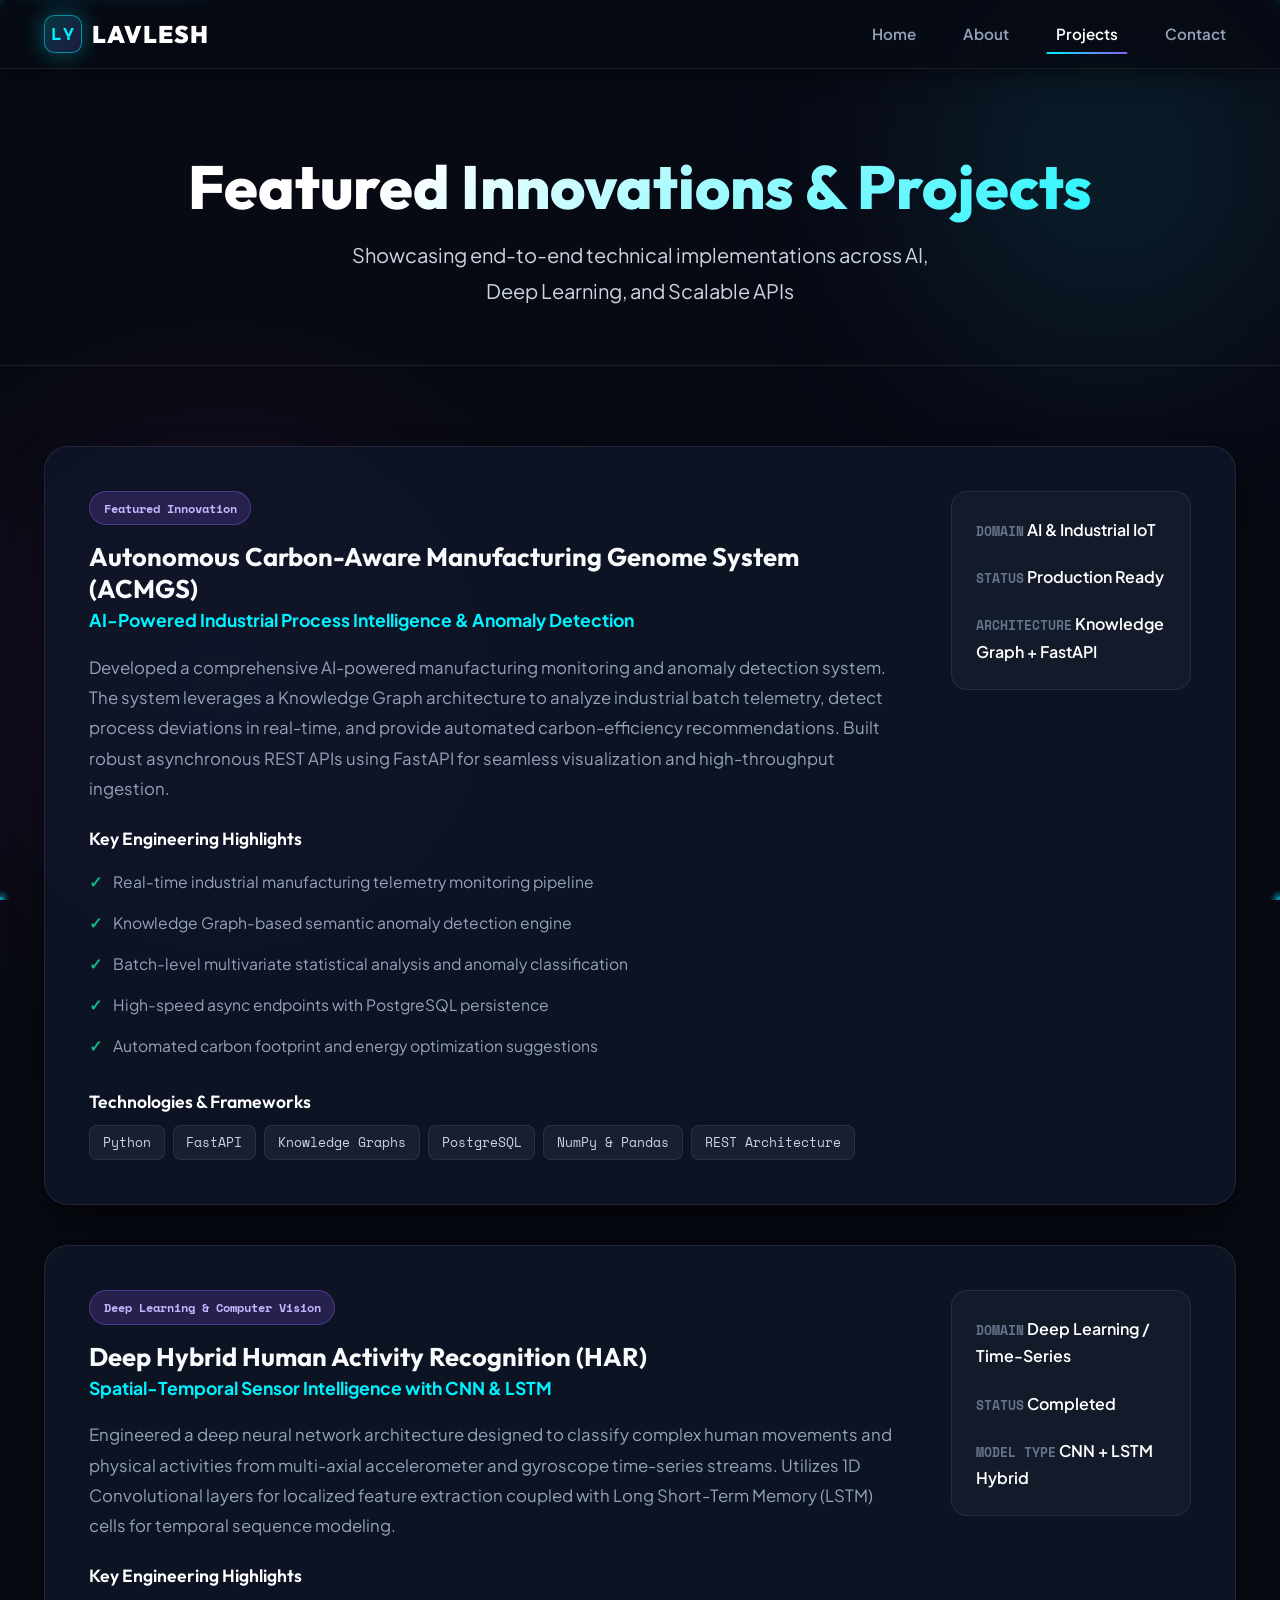
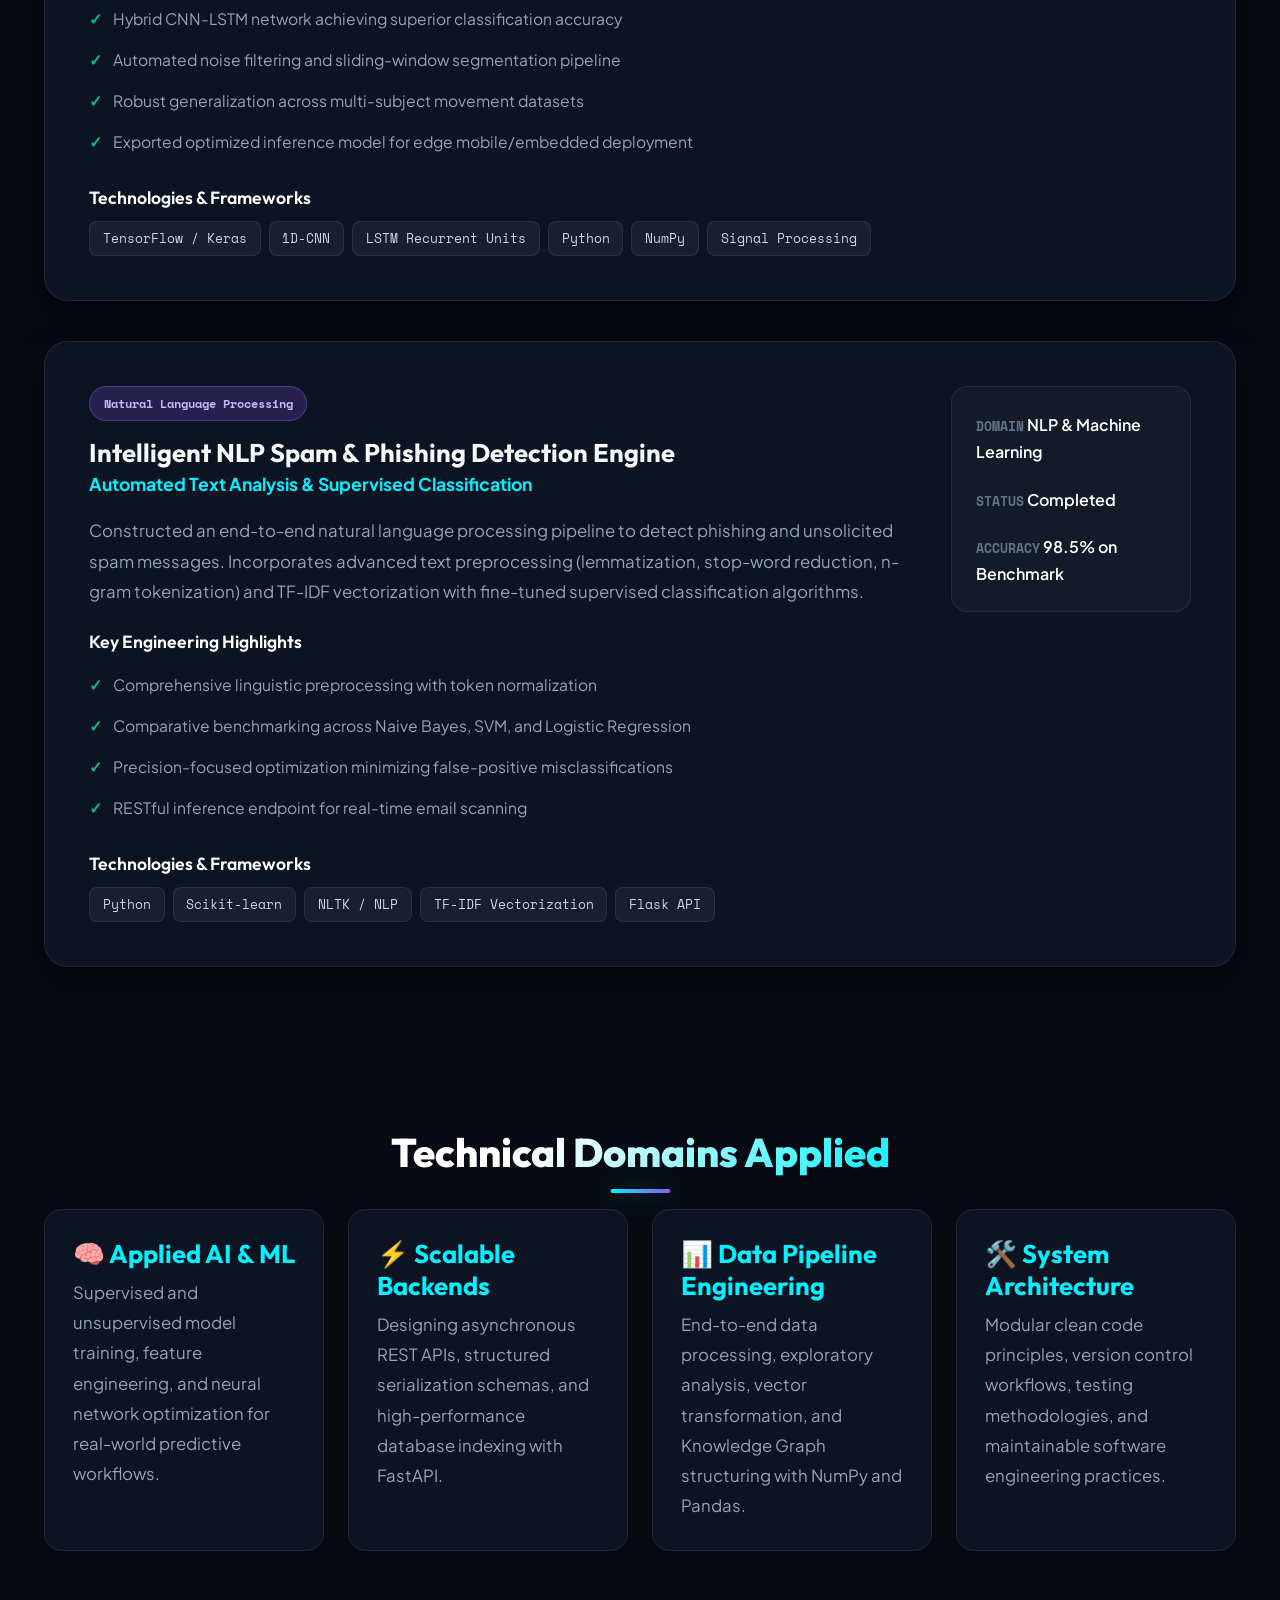
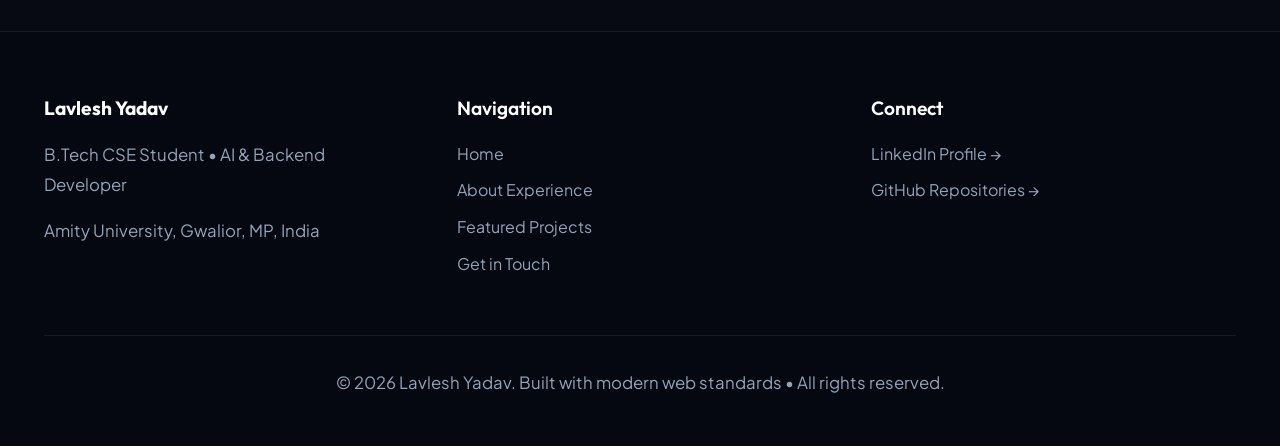
<file: projects.html>
<!DOCTYPE html>
<html lang="en">
<head>
    <meta charset="UTF-8">
    <meta name="viewport" content="width=device-width, initial-scale=1.0">
    <meta name="description" content="Explore Lavlesh Yadav's technical portfolio projects in AI, Deep Learning, Machine Learning, and Backend Development">
    <meta name="keywords" content="projects, AI, machine learning, backend development, Python, FastAPI, CNN, LSTM, Knowledge Graph">
    <meta name="author" content="Lavlesh Yadav">
    <meta name="theme-color" content="#070a13">
    <title>Featured Projects | Lavlesh Yadav Portfolio</title>
    <link rel="preconnect" href="https://fonts.googleapis.com">
    <link rel="preconnect" href="https://fonts.gstatic.com" crossorigin>
    <link rel="stylesheet" href="style.css">
    <link rel="icon" type="image/svg+xml" href="data:image/svg+xml,%3Csvg xmlns='http://www.w3.org/2000/svg' viewBox='0 0 100 100'%3E%3Ctext y='75' font-size='75' fill='%2300f2fe'%3E⚡%3C/text%3E%3C/svg%3E">
</head>
<body>
    <a href="#main-content" class="skip-link">Skip to main content</a>

    <!-- Interactive Ambient Glows & Background Particle Canvas -->
    <canvas id="bg-canvas" aria-hidden="true"></canvas>
    <div class="ambient-glow-1" aria-hidden="true"></div>
    <div class="ambient-glow-2" aria-hidden="true"></div>

    <header class="header" role="banner">
        <nav class="navbar" role="navigation" aria-label="Main navigation">
            <div class="container nav-container">
                <a href="index.html" class="logo" aria-label="Lavlesh Yadav Portfolio">
                    <span class="logo-badge">LY</span>
                    <span>LAVLESH</span>
                </a>
                <button class="menu-toggle" id="menuToggle" aria-label="Toggle navigation menu" aria-expanded="false" aria-controls="navMenu">
                    <span></span>
                    <span></span>
                    <span></span>
                </button>
                <ul id="navMenu" class="nav-menu" role="menubar">
                    <li role="none"><a href="index.html" class="nav-link" role="menuitem">Home</a></li>
                    <li role="none"><a href="about.html" class="nav-link" role="menuitem">About</a></li>
                    <li role="none"><a href="projects.html" class="nav-link active" role="menuitem" aria-current="page">Projects</a></li>
                    <li role="none"><a href="contact.html" class="nav-link" role="menuitem">Contact</a></li>
                </ul>
            </div>
        </nav>
    </header>

    <main id="main-content" role="main">
        <!-- Projects Hero Section -->
        <section class="page-header" aria-labelledby="projects-title">
            <div class="container">
                <h1 id="projects-title">Featured Innovations &amp; Projects</h1>
                <p class="page-subtitle">Showcasing end-to-end technical implementations across AI, Deep Learning, and Scalable APIs</p>
            </div>
        </section>

        <!-- Detailed Projects Grid -->
        <section class="projects-section" aria-labelledby="all-projects-title">
            <div class="container">
                <h2 id="all-projects-title" class="sr-only">All Featured Projects</h2>
                <div class="projects-detailed-grid">
                    <!-- Project 1 -->
                    <article class="project-detailed" aria-labelledby="project-1-title">
                        <div class="project-content">
                            <div class="project-badge">Featured Innovation</div>
                            <h3 id="project-1-title">Autonomous Carbon-Aware Manufacturing Genome System (ACMGS)</h3>
                            <p class="project-subtitle">AI-Powered Industrial Process Intelligence &amp; Anomaly Detection</p>
                            <p class="project-description">Developed a comprehensive AI-powered manufacturing monitoring and anomaly detection system. The system leverages a Knowledge Graph architecture to analyze industrial batch telemetry, detect process deviations in real-time, and provide automated carbon-efficiency recommendations. Built robust asynchronous REST APIs using FastAPI for seamless visualization and high-throughput ingestion.</p>
                            
                            <section aria-labelledby="acmgs-features">
                                <h4 id="acmgs-features" class="subsection-title">Key Engineering Highlights</h4>
                                <ul class="feature-list" role="list">
                                    <li role="listitem">Real-time industrial manufacturing telemetry monitoring pipeline</li>
                                    <li role="listitem">Knowledge Graph-based semantic anomaly detection engine</li>
                                    <li role="listitem">Batch-level multivariate statistical analysis and anomaly classification</li>
                                    <li role="listitem">High-speed async endpoints with PostgreSQL persistence</li>
                                    <li role="listitem">Automated carbon footprint and energy optimization suggestions</li>
                                </ul>
                            </section>

                            <section aria-labelledby="acmgs-tech">
                                <h4 id="acmgs-tech" class="subsection-title">Technologies &amp; Frameworks</h4>
                                <div class="tech-tags" role="list">
                                    <span role="listitem">Python</span>
                                    <span role="listitem">FastAPI</span>
                                    <span role="listitem">Knowledge Graphs</span>
                                    <span role="listitem">PostgreSQL</span>
                                    <span role="listitem">NumPy &amp; Pandas</span>
                                    <span role="listitem">REST Architecture</span>
                                </div>
                            </section>
                        </div>
                        <div class="project-meta">
                            <div class="meta-item">
                                <span class="meta-label">Domain</span>
                                <span class="meta-value">AI &amp; Industrial IoT</span>
                            </div>
                            <div class="meta-item">
                                <span class="meta-label">Status</span>
                                <span class="meta-value">Production Ready</span>
                            </div>
                            <div class="meta-item">
                                <span class="meta-label">Architecture</span>
                                <span class="meta-value">Knowledge Graph + FastAPI</span>
                            </div>
                        </div>
                    </article>

                    <!-- Project 2 -->
                    <article class="project-detailed" aria-labelledby="project-2-title">
                        <div class="project-content">
                            <div class="project-badge">Deep Learning &amp; Computer Vision</div>
                            <h3 id="project-2-title">Deep Hybrid Human Activity Recognition (HAR)</h3>
                            <p class="project-subtitle">Spatial-Temporal Sensor Intelligence with CNN &amp; LSTM</p>
                            <p class="project-description">Engineered a deep neural network architecture designed to classify complex human movements and physical activities from multi-axial accelerometer and gyroscope time-series streams. Utilizes 1D Convolutional layers for localized feature extraction coupled with Long Short-Term Memory (LSTM) cells for temporal sequence modeling.</p>
                            
                            <section aria-labelledby="har-features">
                                <h4 id="har-features" class="subsection-title">Key Engineering Highlights</h4>
                                <ul class="feature-list" role="list">
                                    <li role="listitem">Hybrid CNN-LSTM network achieving superior classification accuracy</li>
                                    <li role="listitem">Automated noise filtering and sliding-window segmentation pipeline</li>
                                    <li role="listitem">Robust generalization across multi-subject movement datasets</li>
                                    <li role="listitem">Exported optimized inference model for edge mobile/embedded deployment</li>
                                </ul>
                            </section>

                            <section aria-labelledby="har-tech">
                                <h4 id="har-tech" class="subsection-title">Technologies &amp; Frameworks</h4>
                                <div class="tech-tags" role="list">
                                    <span role="listitem">TensorFlow / Keras</span>
                                    <span role="listitem">1D-CNN</span>
                                    <span role="listitem">LSTM Recurrent Units</span>
                                    <span role="listitem">Python</span>
                                    <span role="listitem">NumPy</span>
                                    <span role="listitem">Signal Processing</span>
                                </div>
                            </section>
                        </div>
                        <div class="project-meta">
                            <div class="meta-item">
                                <span class="meta-label">Domain</span>
                                <span class="meta-value">Deep Learning / Time-Series</span>
                            </div>
                            <div class="meta-item">
                                <span class="meta-label">Status</span>
                                <span class="meta-value">Completed</span>
                            </div>
                            <div class="meta-item">
                                <span class="meta-label">Model Type</span>
                                <span class="meta-value">CNN + LSTM Hybrid</span>
                            </div>
                        </div>
                    </article>

                    <!-- Project 3 -->
                    <article class="project-detailed" aria-labelledby="project-3-title">
                        <div class="project-content">
                            <div class="project-badge">Natural Language Processing</div>
                            <h3 id="project-3-title">Intelligent NLP Spam &amp; Phishing Detection Engine</h3>
                            <p class="project-subtitle">Automated Text Analysis &amp; Supervised Classification</p>
                            <p class="project-description">Constructed an end-to-end natural language processing pipeline to detect phishing and unsolicited spam messages. Incorporates advanced text preprocessing (lemmatization, stop-word reduction, n-gram tokenization) and TF-IDF vectorization with fine-tuned supervised classification algorithms.</p>
                            
                            <section aria-labelledby="spam-features">
                                <h4 id="spam-features" class="subsection-title">Key Engineering Highlights</h4>
                                <ul class="feature-list" role="list">
                                    <li role="listitem">Comprehensive linguistic preprocessing with token normalization</li>
                                    <li role="listitem">Comparative benchmarking across Naive Bayes, SVM, and Logistic Regression</li>
                                    <li role="listitem">Precision-focused optimization minimizing false-positive misclassifications</li>
                                    <li role="listitem">RESTful inference endpoint for real-time email scanning</li>
                                </ul>
                            </section>

                            <section aria-labelledby="spam-tech">
                                <h4 id="spam-tech" class="subsection-title">Technologies &amp; Frameworks</h4>
                                <div class="tech-tags" role="list">
                                    <span role="listitem">Python</span>
                                    <span role="listitem">Scikit-learn</span>
                                    <span role="listitem">NLTK / NLP</span>
                                    <span role="listitem">TF-IDF Vectorization</span>
                                    <span role="listitem">Flask API</span>
                                </div>
                            </section>
                        </div>
                        <div class="project-meta">
                            <div class="meta-item">
                                <span class="meta-label">Domain</span>
                                <span class="meta-value">NLP &amp; Machine Learning</span>
                            </div>
                            <div class="meta-item">
                                <span class="meta-label">Status</span>
                                <span class="meta-value">Completed</span>
                            </div>
                            <div class="meta-item">
                                <span class="meta-label">Accuracy</span>
                                <span class="meta-value">98.5% on Benchmark</span>
                            </div>
                        </div>
                    </article>
                </div>
            </div>
        </section>

        <!-- Skills Applied Section -->
        <section class="skills-applied-section" aria-labelledby="skills-applied-title">
            <div class="container">
                <h2 id="skills-applied-title" class="section-title">Technical Domains Applied</h2>
                <div class="skills-applied-grid">
                    <article class="skill-domain">
                        <h3>🧠 Applied AI &amp; ML</h3>
                        <p>Supervised and unsupervised model training, feature engineering, and neural network optimization for real-world predictive workflows.</p>
                    </article>
                    <article class="skill-domain">
                        <h3>⚡ Scalable Backends</h3>
                        <p>Designing asynchronous REST APIs, structured serialization schemas, and high-performance database indexing with FastAPI.</p>
                    </article>
                    <article class="skill-domain">
                        <h3>📊 Data Pipeline Engineering</h3>
                        <p>End-to-end data processing, exploratory analysis, vector transformation, and Knowledge Graph structuring with NumPy and Pandas.</p>
                    </article>
                    <article class="skill-domain">
                        <h3>🛠️ System Architecture</h3>
                        <p>Modular clean code principles, version control workflows, testing methodologies, and maintainable software engineering practices.</p>
                    </article>
                </div>
            </div>
        </section>
    </main>

    <!-- Footer -->
    <footer class="footer" role="contentinfo">
        <div class="container">
            <div class="footer-content">
                <section>
                    <h3>Lavlesh Yadav</h3>
                    <p>B.Tech CSE Student &bull; AI &amp; Backend Developer</p>
                    <p>Amity University, Gwalior, MP, India</p>
                </section>
                <nav aria-label="Footer navigation">
                    <h4>Navigation</h4>
                    <ul role="list">
                        <li><a href="index.html">Home</a></li>
                        <li><a href="about.html">About Experience</a></li>
                        <li><a href="projects.html">Featured Projects</a></li>
                        <li><a href="contact.html">Get in Touch</a></li>
                    </ul>
                </nav>
                <section>
                    <h4>Connect</h4>
                    <ul role="list">
                        <li><a href="https://linkedin.com/in/lavlesh-yadav-3a4aa4340" target="_blank" rel="noopener noreferrer">LinkedIn Profile &rarr;</a></li>
                        <li><a href="https://github.com/lavleshydv" target="_blank" rel="noopener noreferrer">GitHub Repositories &rarr;</a></li>
                    </ul>
                </section>
            </div>
            <div class="footer-bottom">
                <p>&copy; <span id="current-year"></span> Lavlesh Yadav. Built with modern web standards &bull; All rights reserved.</p>
            </div>
        </div>
    </footer>

    <button id="backToTop" class="back-to-top" aria-label="Scroll back to top of page">
        <span>&uarr;</span>
    </button>

    <script src="script.js"></script>
</body>
</html>
</file>
<file: style.css>
/* ==========================================================================
   LAVLESH YADAV - ADVANCED FUTURISTIC PORTFOLIO DESIGN SYSTEM
   ========================================================================== */

@import url('https://fonts.googleapis.com/css2?family=Outfit:wght@300;400;500;600;700;800;900&family=Plus+Jakarta+Sans:wght@300;400;500;600;700;800&family=Space+Mono:ital,wght@0,400;0,700;1,400&display=swap');

/* ===== CSS Variables & Design Tokens ===== */
:root {
    /* Primary Cyber Palette */
    --bg-dark: #070a13;
    --bg-primary: #0a0f1d;
    --bg-secondary: #0f172a;
    --bg-tertiary: #131d38;
    --bg-card: rgba(15, 23, 42, 0.75);
    --bg-card-hover: rgba(22, 34, 60, 0.85);
    --bg-glass: rgba(10, 15, 29, 0.8);
    
    /* Neon & Accent Colors */
    --cyan: #00f2fe;
    --cyan-glow: rgba(0, 242, 254, 0.4);
    --blue: #38bdf8;
    --blue-dark: #0284c7;
    --indigo: #6366f1;
    --purple: #8b5cf6;
    --purple-glow: rgba(139, 92, 246, 0.4);
    --pink: #ec4899;
    --emerald: #10b981;
    --emerald-glow: rgba(16, 185, 129, 0.4);
    --amber: #f59e0b;
    --rose: #f43f5e;
    
    /* Semantic mapping for legacy / compatibility */
    --primary-color: #00f2fe;
    --secondary-color: #38bdf8;
    --accent-color: #8b5cf6;
    --success-color: #10b981;
    --error-color: #f43f5e;
    --warning-color: #f59e0b;
    
    /* Typography Colors */
    --text-primary: #f8fafc;
    --text-secondary: #94a3b8;
    --text-muted: #64748b;
    --text-light: #cbd5e1;
    --text-cyan: #38bdf8;
    
    /* Borders & Outlines */
    --border-subtle: rgba(255, 255, 255, 0.08);
    --border-medium: rgba(255, 255, 255, 0.15);
    --border-glow: rgba(0, 242, 254, 0.35);
    --border-purple-glow: rgba(139, 92, 246, 0.35);
    
    /* Shadows & Glows */
    --shadow-sm: 0 2px 8px rgba(0, 0, 0, 0.4);
    --shadow-md: 0 8px 24px -4px rgba(0, 0, 0, 0.6);
    --shadow-lg: 0 16px 36px -6px rgba(0, 0, 0, 0.7);
    --shadow-xl: 0 24px 48px -8px rgba(0, 0, 0, 0.85);
    --glow-cyan: 0 0 25px rgba(0, 242, 254, 0.35);
    --glow-purple: 0 0 25px rgba(139, 92, 246, 0.35);
    --glow-emerald: 0 0 20px rgba(16, 185, 129, 0.35);
    
    /* Fonts */
    --font-heading: 'Outfit', sans-serif;
    --font-body: 'Plus Jakarta Sans', sans-serif;
    --font-mono: 'Space Mono', monospace;
    
    /* Transitions */
    --transition-fast: 0.2s cubic-bezier(0.4, 0, 0.2, 1);
    --transition-normal: 0.35s cubic-bezier(0.4, 0, 0.2, 1);
    --transition-spring: 0.5s cubic-bezier(0.175, 0.885, 0.32, 1.275);
    
    /* Spacings */
    --spacing-xs: 0.25rem;
    --spacing-sm: 0.5rem;
    --spacing-md: 1rem;
    --spacing-lg: 1.5rem;
    --spacing-xl: 2rem;
    --spacing-2xl: 3rem;
    --spacing-3xl: 5rem;
}

/* ===== Global Reset & Base Setup ===== */
*, *::before, *::after {
    margin: 0;
    padding: 0;
    box-sizing: border-box;
}

html {
    scroll-behavior: smooth;
    font-size: 16px;
    background-color: var(--bg-dark);
    color-scheme: dark;
}

body {
    font-family: var(--font-body);
    line-height: 1.7;
    color: var(--text-primary);
    background-color: var(--bg-dark);
    overflow-x: hidden;
    position: relative;
    min-height: 100vh;
    -webkit-font-smoothing: antialiased;
    -moz-osx-font-smoothing: grayscale;
}

/* Background Animated Canvas */
#bg-canvas {
    position: fixed;
    top: 0;
    left: 0;
    width: 100vw;
    height: 100vh;
    pointer-events: none;
    z-index: 0;
    opacity: 0.65;
}

/* Ambient Radial Glow Gradients */
.ambient-glow-1 {
    position: fixed;
    top: -15%;
    right: -10%;
    width: 600px;
    height: 600px;
    border-radius: 50%;
    background: radial-gradient(circle, rgba(0, 242, 254, 0.12) 0%, rgba(99, 102, 241, 0.05) 50%, transparent 70%);
    filter: blur(80px);
    pointer-events: none;
    z-index: 0;
    animation: pulseAmbient 12s ease-in-out infinite alternate;
}

.ambient-glow-2 {
    position: fixed;
    bottom: -15%;
    left: -10%;
    width: 700px;
    height: 700px;
    border-radius: 50%;
    background: radial-gradient(circle, rgba(139, 92, 246, 0.12) 0%, rgba(236, 72, 153, 0.04) 50%, transparent 70%);
    filter: blur(90px);
    pointer-events: none;
    z-index: 0;
    animation: pulseAmbient 16s ease-in-out infinite alternate-reverse;
}

@keyframes pulseAmbient {
    0% { transform: scale(1) translate(0, 0); opacity: 0.7; }
    50% { transform: scale(1.15) translate(30px, -20px); opacity: 1; }
    100% { transform: scale(0.9) translate(-20px, 30px); opacity: 0.6; }
}

/* ===== Accessibility ===== */
.sr-only {
    position: absolute;
    width: 1px;
    height: 1px;
    padding: 0;
    margin: -1px;
    overflow: hidden;
    clip: rect(0, 0, 0, 0);
    white-space: nowrap;
    border-width: 0;
}

.skip-link {
    position: absolute;
    top: -60px;
    left: 20px;
    background: linear-gradient(135deg, var(--cyan), var(--blue));
    color: var(--bg-dark);
    padding: 10px 20px;
    text-decoration: none;
    z-index: 10000;
    border-radius: 8px;
    font-weight: 700;
    font-family: var(--font-heading);
    box-shadow: var(--glow-cyan);
    transition: top var(--transition-fast);
}

.skip-link:focus {
    top: 20px;
}

/* ==========================================================================
   INTERACTIVE ENTRANCE PORTAL (GATEWAY)
   ========================================================================== */
.intro-portal {
    position: fixed;
    top: 0;
    left: 0;
    width: 100vw;
    height: 100vh;
    background: radial-gradient(circle at 50% 50%, #0d152a 0%, #060913 70%, #020408 100%);
    z-index: 9999;
    display: flex;
    align-items: center;
    justify-content: center;
    overflow: hidden;
    transition: opacity 0.8s cubic-bezier(0.77, 0, 0.175, 1), transform 0.8s cubic-bezier(0.77, 0, 0.175, 1), visibility 0.8s;
}

.intro-portal.portal-hidden {
    opacity: 0;
    visibility: hidden;
    transform: scale(1.1);
    pointer-events: none;
}

/* Portal Orbital Radar Rings */
.portal-rings {
    position: absolute;
    width: 700px;
    height: 700px;
    pointer-events: none;
    display: flex;
    align-items: center;
    justify-content: center;
}

.portal-ring {
    position: absolute;
    border-radius: 50%;
    border: 1px dashed rgba(0, 242, 254, 0.2);
    animation: rotateRing 30s linear infinite;
}

.portal-ring-1 {
    width: 380px;
    height: 380px;
    border: 1px solid rgba(0, 242, 254, 0.25);
    box-shadow: 0 0 30px rgba(0, 242, 254, 0.1);
    animation: rotateRing 20s linear infinite;
}

.portal-ring-2 {
    width: 540px;
    height: 540px;
    border: 1px dashed rgba(139, 92, 246, 0.25);
    animation: rotateRingReverse 35s linear infinite;
}

.portal-ring-3 {
    width: 700px;
    height: 700px;
    border: 1px dotted rgba(255, 255, 255, 0.12);
    animation: rotateRing 50s linear infinite;
}

@keyframes rotateRing {
    0% { transform: rotate(0deg); }
    100% { transform: rotate(360deg); }
}

@keyframes rotateRingReverse {
    0% { transform: rotate(360deg); }
    100% { transform: rotate(0deg); }
}

/* Portal Content Box */
.portal-content {
    position: relative;
    z-index: 10;
    max-width: 680px;
    width: 90%;
    text-align: center;
    padding: 3rem 2rem;
    border-radius: 24px;
    background: rgba(10, 17, 34, 0.65);
    backdrop-filter: blur(20px);
    -webkit-backdrop-filter: blur(20px);
    border: 1px solid rgba(0, 242, 254, 0.25);
    box-shadow: 0 20px 60px rgba(0, 0, 0, 0.7), 0 0 40px rgba(0, 242, 254, 0.15);
    animation: portalFadeIn 1s cubic-bezier(0.16, 1, 0.3, 1) both;
}

@keyframes portalFadeIn {
    0% {
        opacity: 0;
        transform: scale(0.9) translateY(30px);
    }
    100% {
        opacity: 1;
        transform: scale(1) translateY(0);
    }
}

.portal-badge {
    display: inline-flex;
    align-items: center;
    gap: 8px;
    padding: 6px 16px;
    border-radius: 30px;
    background: rgba(0, 242, 254, 0.1);
    border: 1px solid rgba(0, 242, 254, 0.3);
    color: var(--cyan);
    font-family: var(--font-mono);
    font-size: 0.8rem;
    font-weight: 700;
    letter-spacing: 1.5px;
    text-transform: uppercase;
    margin-bottom: 1.5rem;
}

.pulse-dot {
    width: 8px;
    height: 8px;
    border-radius: 50%;
    background-color: var(--emerald);
    box-shadow: 0 0 10px var(--emerald);
    animation: pulseDot 1.8s infinite;
}

@keyframes pulseDot {
    0%, 100% { transform: scale(1); opacity: 1; }
    50% { transform: scale(1.4); opacity: 0.6; }
}

.portal-title {
    font-family: var(--font-heading);
    font-size: clamp(2.4rem, 6vw, 3.8rem);
    font-weight: 900;
    line-height: 1.1;
    margin-bottom: 0.75rem;
    background: linear-gradient(135deg, #ffffff 0%, #a5f3fc 50%, var(--cyan) 100%);
    -webkit-background-clip: text;
    -webkit-text-fill-color: transparent;
    text-shadow: 0 0 30px rgba(0, 242, 254, 0.25);
}

.portal-tagline {
    font-size: 1.15rem;
    color: var(--text-light);
    margin-bottom: 2rem;
    font-weight: 400;
}

.portal-typing-text {
    color: var(--cyan);
    font-weight: 600;
    border-right: 2px solid var(--cyan);
    padding-right: 4px;
    animation: blinkCursor 0.8s infinite;
}

@keyframes blinkCursor {
    0%, 100% { border-color: var(--cyan); }
    50% { border-color: transparent; }
}

/* Centerpiece Advanced Animated Portal Button */
.portal-btn-wrapper {
    position: relative;
    display: inline-block;
    margin: 1rem 0;
}

/* Pulsing Outer Energy Waves */
.portal-btn-glow-ring {
    position: absolute;
    top: -10px;
    left: -10px;
    right: -10px;
    bottom: -10px;
    border-radius: 50px;
    background: linear-gradient(90deg, var(--cyan), var(--purple), var(--cyan));
    background-size: 200% auto;
    filter: blur(12px);
    opacity: 0.7;
    z-index: 1;
    animation: streamGlow 4s linear infinite;
    transition: opacity var(--transition-fast), filter var(--transition-fast);
}

.portal-btn-wrapper:hover .portal-btn-glow-ring {
    opacity: 1;
    filter: blur(16px);
}

@keyframes streamGlow {
    0% { background-position: 0% 50%; }
    100% { background-position: 200% 50%; }
}

/* The Animated Gateway Button */
.btn-portal {
    position: relative;
    z-index: 2;
    display: inline-flex;
    align-items: center;
    justify-content: center;
    gap: 12px;
    padding: 1.25rem 2.75rem;
    font-family: var(--font-heading);
    font-size: 1.2rem;
    font-weight: 800;
    letter-spacing: 0.5px;
    color: #ffffff;
    background: linear-gradient(135deg, #091328 0%, #101c3d 100%);
    border: 2px solid rgba(0, 242, 254, 0.6);
    border-radius: 40px;
    cursor: pointer;
    text-decoration: none;
    box-shadow: 0 10px 30px rgba(0, 0, 0, 0.6), inset 0 0 15px rgba(0, 242, 254, 0.3);
    transition: all 0.4s cubic-bezier(0.175, 0.885, 0.32, 1.275);
    overflow: hidden;
}

/* Shimmer Light Beam Sweeping Across Button */
.btn-portal::before {
    content: '';
    position: absolute;
    top: 0;
    left: -120%;
    width: 80%;
    height: 100%;
    background: linear-gradient(90deg, transparent, rgba(255, 255, 255, 0.4), transparent);
    transform: skewX(-25deg);
    transition: none;
    animation: beamSweep 3.5s infinite;
}

@keyframes beamSweep {
    0% { left: -120%; }
    30% { left: 160%; }
    100% { left: 160%; }
}

.btn-portal:hover {
    transform: translateY(-4px) scale(1.04);
    border-color: #ffffff;
    color: #ffffff;
    box-shadow: 0 15px 40px rgba(0, 242, 254, 0.5), inset 0 0 25px rgba(0, 242, 254, 0.6);
}

.btn-portal:active {
    transform: translateY(0) scale(0.98);
}

.btn-portal .portal-btn-icon {
    font-size: 1.3rem;
    transition: transform 0.3s cubic-bezier(0.34, 1.56, 0.64, 1);
}

.btn-portal:hover .portal-btn-icon {
    transform: translateX(6px) scale(1.2);
}

/* Ripple Explosion Effect when Clicked */
.portal-ripple {
    position: absolute;
    border-radius: 50%;
    background: rgba(0, 242, 254, 0.8);
    transform: scale(0);
    animation: rippleExpand 0.75s ease-out forwards;
    pointer-events: none;
}

@keyframes rippleExpand {
    to {
        transform: scale(4);
        opacity: 0;
    }
}

.portal-footer-hint {
    margin-top: 1.5rem;
    font-size: 0.85rem;
    color: var(--text-muted);
    font-family: var(--font-mono);
}

.portal-footer-hint kbd {
    display: inline-block;
    padding: 2px 6px;
    background: rgba(255, 255, 255, 0.1);
    border: 1px solid var(--border-subtle);
    border-radius: 4px;
    color: var(--text-light);
    font-size: 0.75rem;
}

/* ==========================================================================
   MAIN APPLICATION STYLES & LAYOUT
   ========================================================================== */

.container {
    max-width: 1240px;
    margin: 0 auto;
    padding: 0 var(--spacing-lg);
    position: relative;
    z-index: 1;
}

/* ===== Typography ===== */
h1, h2, h3, h4, h5, h6 {
    font-family: var(--font-heading);
    font-weight: 700;
    line-height: 1.25;
    color: var(--text-primary);
}

h1 { font-size: clamp(2.4rem, 5vw, 3.8rem); font-weight: 800; }
h2 { font-size: clamp(1.8rem, 4vw, 2.5rem); font-weight: 800; }
h3 { font-size: clamp(1.3rem, 2.5vw, 1.6rem); font-weight: 700; }
h4 { font-size: 1.2rem; font-weight: 600; }

p {
    color: var(--text-secondary);
    font-size: 1.05rem;
    line-height: 1.8;
    margin-bottom: var(--spacing-md);
}

a {
    color: var(--cyan);
    text-decoration: none;
    transition: all var(--transition-fast);
}

a:hover {
    color: #ffffff;
    text-shadow: 0 0 10px var(--cyan-glow);
}

a:focus-visible, button:focus-visible {
    outline: 2px solid var(--cyan);
    outline-offset: 3px;
    border-radius: 4px;
}

/* Section Title with Cyber Accent Line */
.section-title {
    text-align: center;
    margin-bottom: var(--spacing-md);
    position: relative;
    display: inline-block;
    left: 50%;
    transform: translateX(-50%);
    background: linear-gradient(135deg, #ffffff 30%, var(--cyan) 100%);
    -webkit-background-clip: text;
    -webkit-text-fill-color: transparent;
}

.section-title::after {
    content: '';
    display: block;
    width: 60px;
    height: 4px;
    background: linear-gradient(90deg, var(--cyan), var(--purple));
    border-radius: 4px;
    margin: 12px auto 0;
    box-shadow: var(--glow-cyan);
}

.section-description {
    text-align: center;
    font-size: 1.15rem;
    color: var(--text-secondary);
    max-width: 680px;
    margin: 0 auto var(--spacing-3xl);
}

/* ==========================================================================
   NAVIGATION HEADER
   ========================================================================== */
.header {
    background: rgba(7, 10, 19, 0.82);
    backdrop-filter: blur(16px);
    -webkit-backdrop-filter: blur(16px);
    border-bottom: 1px solid var(--border-subtle);
    position: sticky;
    top: 0;
    z-index: 100;
    box-shadow: 0 4px 20px rgba(0, 0, 0, 0.5);
    transition: background var(--transition-fast), border-color var(--transition-fast);
}

.header.scrolled {
    background: rgba(7, 10, 19, 0.94);
    border-bottom-color: rgba(0, 242, 254, 0.25);
    box-shadow: 0 8px 30px rgba(0, 0, 0, 0.7);
}

.navbar {
    padding: 0.85rem 0;
}

.nav-container {
    display: flex;
    justify-content: space-between;
    align-items: center;
}

/* Logo with Cyber Badge */
.logo {
    display: flex;
    align-items: center;
    gap: 10px;
    font-family: var(--font-heading);
    font-size: 1.5rem;
    font-weight: 900;
    letter-spacing: 1px;
    color: #ffffff;
    text-decoration: none;
    position: relative;
}

.logo-badge {
    display: inline-flex;
    align-items: center;
    justify-content: center;
    width: 38px;
    height: 38px;
    border-radius: 10px;
    background: linear-gradient(135deg, rgba(0, 242, 254, 0.2), rgba(139, 92, 246, 0.2));
    border: 1px solid rgba(0, 242, 254, 0.5);
    color: var(--cyan);
    font-family: var(--font-mono);
    font-size: 1.1rem;
    font-weight: 800;
    box-shadow: var(--glow-cyan);
    transition: transform var(--transition-spring), box-shadow var(--transition-fast);
}

.logo:hover .logo-badge {
    transform: rotate(10deg) scale(1.08);
    box-shadow: 0 0 20px var(--cyan);
}

.nav-menu {
    display: flex;
    align-items: center;
    list-style: none;
    gap: 1.75rem;
}

.nav-link {
    color: var(--text-secondary);
    font-weight: 600;
    font-size: 0.95rem;
    padding: 0.4rem 0.6rem;
    position: relative;
    transition: color var(--transition-fast);
}

.nav-link::after {
    content: '';
    position: absolute;
    bottom: -4px;
    left: 50%;
    transform: translateX(-50%);
    width: 0;
    height: 2px;
    background: linear-gradient(90deg, var(--cyan), var(--purple));
    border-radius: 2px;
    transition: width var(--transition-normal);
}

.nav-link:hover,
.nav-link.active {
    color: #ffffff;
}

.nav-link:hover::after,
.nav-link.active::after {
    width: 100%;
}

.nav-actions {
    display: flex;
    align-items: center;
    gap: 1rem;
}

.btn-replay-intro {
    background: rgba(255, 255, 255, 0.05);
    border: 1px solid var(--border-subtle);
    color: var(--text-secondary);
    padding: 0.45rem 0.9rem;
    border-radius: 20px;
    font-family: var(--font-mono);
    font-size: 0.75rem;
    cursor: pointer;
    display: inline-flex;
    align-items: center;
    gap: 6px;
    transition: all var(--transition-fast);
}

.btn-replay-intro:hover {
    background: rgba(0, 242, 254, 0.15);
    border-color: var(--cyan);
    color: #ffffff;
    box-shadow: 0 0 15px rgba(0, 242, 254, 0.3);
}

/* Mobile Toggle */
.menu-toggle {
    display: none;
    flex-direction: column;
    background: none;
    border: none;
    cursor: pointer;
    gap: 5px;
    padding: 6px;
    z-index: 101;
}

.menu-toggle span {
    width: 26px;
    height: 2.5px;
    background-color: #ffffff;
    border-radius: 2px;
    transition: all var(--transition-normal);
}

.menu-toggle[aria-expanded="true"] span:nth-child(1) {
    transform: translateY(7.5px) rotate(45deg);
}

.menu-toggle[aria-expanded="true"] span:nth-child(2) {
    opacity: 0;
}

.menu-toggle[aria-expanded="true"] span:nth-child(3) {
    transform: translateY(-7.5px) rotate(-45deg);
}

/* ==========================================================================
   BUTTONS & UI COMPONENTS
   ========================================================================== */
.btn {
    display: inline-flex;
    align-items: center;
    justify-content: center;
    gap: 10px;
    padding: 0.85rem 1.85rem;
    font-family: var(--font-heading);
    font-size: 1rem;
    font-weight: 700;
    border-radius: 12px;
    border: 1px solid transparent;
    cursor: pointer;
    transition: all var(--transition-fast);
    text-decoration: none;
    position: relative;
    overflow: hidden;
}

.btn-primary {
    background: linear-gradient(135deg, var(--cyan) 0%, #0284c7 100%);
    color: #050b14;
    border-color: rgba(255, 255, 255, 0.3);
    box-shadow: 0 4px 20px rgba(0, 242, 254, 0.35);
}

.btn-primary:hover {
    background: linear-gradient(135deg, #ffffff 0%, var(--cyan) 100%);
    color: #050b14;
    transform: translateY(-3px);
    box-shadow: 0 8px 30px rgba(0, 242, 254, 0.6);
}

.btn-secondary {
    background: rgba(255, 255, 255, 0.05);
    color: #ffffff;
    border-color: var(--border-medium);
    backdrop-filter: blur(10px);
}

.btn-secondary:hover {
    background: rgba(255, 255, 255, 0.12);
    border-color: var(--cyan);
    color: #ffffff;
    transform: translateY(-3px);
    box-shadow: 0 8px 25px rgba(0, 0, 0, 0.4);
}

.btn-large {
    padding: 1.1rem 2.4rem;
    font-size: 1.1rem;
    border-radius: 14px;
}

/* Modern Badge */
.badge {
    display: inline-flex;
    align-items: center;
    gap: 6px;
    padding: 0.35rem 0.85rem;
    background: rgba(0, 242, 254, 0.12);
    border: 1px solid rgba(0, 242, 254, 0.35);
    color: var(--cyan);
    border-radius: 20px;
    font-family: var(--font-mono);
    font-size: 0.78rem;
    font-weight: 700;
    letter-spacing: 0.5px;
    width: fit-content;
}

/* ==========================================================================
   HERO SECTION
   ========================================================================== */
.hero {
    position: relative;
    padding: 5rem 0 6rem;
    min-height: 85vh;
    display: flex;
    align-items: center;
    z-index: 1;
}

.hero .container {
    display: grid;
    grid-template-columns: 1.2fr 0.8fr;
    gap: 3.5rem;
    align-items: center;
}

.hero-content {
    z-index: 2;
}

.hero-status-pill {
    display: inline-flex;
    align-items: center;
    gap: 10px;
    padding: 6px 16px;
    border-radius: 30px;
    background: rgba(16, 185, 129, 0.1);
    border: 1px solid rgba(16, 185, 129, 0.35);
    color: #6ee7b7;
    font-size: 0.85rem;
    font-weight: 600;
    margin-bottom: 1.25rem;
    box-shadow: 0 0 20px rgba(16, 185, 129, 0.15);
}

.hero-title {
    font-size: clamp(2.8rem, 6vw, 4.4rem);
    font-weight: 900;
    line-height: 1.08;
    margin-bottom: 0.75rem;
    letter-spacing: -0.5px;
    background: linear-gradient(135deg, #ffffff 20%, #93c5fd 60%, var(--cyan) 100%);
    -webkit-background-clip: text;
    -webkit-text-fill-color: transparent;
}

.hero-subtitle-wrapper {
    font-size: clamp(1.2rem, 2.5vw, 1.6rem);
    font-weight: 700;
    color: var(--text-light);
    margin-bottom: 1.25rem;
    display: flex;
    align-items: center;
    flex-wrap: wrap;
    gap: 8px;
}

.hero-dynamic-text {
    color: var(--cyan);
    background: linear-gradient(90deg, var(--cyan), var(--purple));
    -webkit-background-clip: text;
    -webkit-text-fill-color: transparent;
    border-right: 2px solid var(--cyan);
    padding-right: 4px;
    animation: blinkCursor 0.8s infinite;
}

.hero-description {
    font-size: 1.15rem;
    color: var(--text-secondary);
    margin-bottom: 2rem;
    max-width: 580px;
    line-height: 1.8;
}

.hero-cta {
    display: flex;
    gap: 1rem;
    margin-bottom: 2.25rem;
    flex-wrap: wrap;
}

.social-links {
    display: flex;
    gap: 0.85rem;
    align-items: center;
}

.social-link {
    width: 46px;
    height: 46px;
    display: flex;
    align-items: center;
    justify-content: center;
    background: rgba(255, 255, 255, 0.05);
    border: 1px solid var(--border-subtle);
    border-radius: 12px;
    color: var(--text-light);
    transition: all var(--transition-fast);
}

.social-link svg {
    width: 20px;
    height: 20px;
    transition: transform var(--transition-fast);
}

.social-link:hover {
    background: rgba(0, 242, 254, 0.15);
    border-color: var(--cyan);
    color: var(--cyan);
    transform: translateY(-4px);
    box-shadow: 0 8px 20px rgba(0, 242, 254, 0.25);
}

.social-link:hover svg {
    transform: scale(1.15);
}

/* Hero Portrait & Orbital Floating Badges */
.hero-visual {
    position: relative;
    display: flex;
    justify-content: center;
    align-items: center;
    min-height: 420px;
}

.hero-photo-wrapper {
    position: relative;
    width: min(32vw, 360px);
    height: min(32vw, 360px);
    min-width: 260px;
    min-height: 260px;
    display: flex;
    align-items: center;
    justify-content: center;
}

/* Glowing Neon Multi-Layer Ring */
.photo-glow-ring {
    position: absolute;
    inset: -8px;
    border-radius: 50%;
    background: linear-gradient(135deg, var(--cyan), var(--purple), var(--cyan));
    background-size: 200% 200%;
    animation: rotateGlowRing 8s linear infinite;
    filter: blur(8px);
    opacity: 0.8;
}

@keyframes rotateGlowRing {
    0% { transform: rotate(0deg); }
    100% { transform: rotate(360deg); }
}

.hero-photo {
    position: relative;
    z-index: 2;
    width: 100%;
    height: 100%;
    object-fit: cover;
    border-radius: 50%;
    border: 4px solid #070a13;
    box-shadow: 0 20px 50px rgba(0, 0, 0, 0.8);
    transition: transform 0.5s ease;
}

.hero-photo:hover {
    transform: scale(1.03);
}

/* Floating Tech Badges */
.tech-floating-badge {
    position: absolute;
    z-index: 4;
    display: flex;
    align-items: center;
    gap: 8px;
    padding: 8px 14px;
    border-radius: 30px;
    background: rgba(10, 16, 32, 0.85);
    backdrop-filter: blur(12px);
    border: 1px solid rgba(0, 242, 254, 0.35);
    color: #ffffff;
    font-size: 0.82rem;
    font-weight: 700;
    font-family: var(--font-mono);
    box-shadow: 0 10px 25px rgba(0, 0, 0, 0.5), 0 0 15px rgba(0, 242, 254, 0.2);
    pointer-events: auto;
    transition: transform 0.3s ease;
}

.tech-floating-badge:hover {
    transform: scale(1.12);
    border-color: var(--cyan);
}

.badge-pos-1 {
    top: 5%;
    left: -10%;
    animation: floatSine 5s ease-in-out infinite;
}

.badge-pos-2 {
    bottom: 8%;
    left: -8%;
    animation: floatSine 6s ease-in-out 1s infinite;
}

.badge-pos-3 {
    top: 15%;
    right: -10%;
    animation: floatSine 5.5s ease-in-out 2s infinite;
}

.badge-pos-4 {
    bottom: 12%;
    right: -6%;
    animation: floatSine 6.5s ease-in-out 1.5s infinite;
}

@keyframes floatSine {
    0%, 100% { transform: translateY(0); }
    50% { transform: translateY(-12px); }
}

/* ==========================================================================
   SKILLS SECTION (3D CARDS)
   ========================================================================== */
.skills-preview {
    padding: var(--spacing-3xl) 0;
    position: relative;
    z-index: 1;
}

.skills-grid {
    display: grid;
    grid-template-columns: repeat(auto-fit, minmax(260px, 1fr));
    gap: 1.75rem;
    margin-bottom: var(--spacing-2xl);
}

.skill-card {
    background: var(--bg-card);
    backdrop-filter: blur(14px);
    -webkit-backdrop-filter: blur(14px);
    padding: 2rem;
    border-radius: 18px;
    border: 1px solid var(--border-subtle);
    box-shadow: var(--shadow-md);
    transition: transform 0.4s cubic-bezier(0.16, 1, 0.3, 1), border-color 0.3s ease, box-shadow 0.4s ease;
    position: relative;
    overflow: hidden;
}

.skill-card::before {
    content: '';
    position: absolute;
    top: 0;
    left: 0;
    right: 0;
    height: 3px;
    background: linear-gradient(90deg, var(--cyan), var(--purple));
    opacity: 0;
    transition: opacity 0.3s ease;
}

.skill-card:hover {
    transform: translateY(-8px);
    border-color: rgba(0, 242, 254, 0.4);
    box-shadow: 0 16px 36px rgba(0, 0, 0, 0.6), 0 0 25px rgba(0, 242, 254, 0.15);
}

.skill-card:hover::before {
    opacity: 1;
}

.skill-card h3 {
    color: #ffffff;
    font-size: 1.3rem;
    margin-bottom: 1.25rem;
    display: flex;
    align-items: center;
    gap: 10px;
}

.skill-card ul {
    list-style: none;
    padding: 0;
}

.skill-card li {
    padding: 0.55rem 0;
    color: var(--text-secondary);
    position: relative;
    padding-left: 1.5rem;
    font-size: 0.98rem;
    border-bottom: 1px dashed rgba(255, 255, 255, 0.05);
}

.skill-card li:last-child {
    border-bottom: none;
}

.skill-card li::before {
    content: '⚡';
    position: absolute;
    left: 0;
    color: var(--cyan);
    font-size: 0.85rem;
}

.section-cta {
    text-align: center;
    margin-top: 2rem;
}

.link-arrow {
    color: var(--cyan);
    font-weight: 700;
    font-size: 1.05rem;
    display: inline-flex;
    align-items: center;
    gap: 8px;
    padding: 0.5rem 1rem;
    border-radius: 8px;
    background: rgba(0, 242, 254, 0.05);
    border: 1px solid rgba(0, 242, 254, 0.2);
    transition: all var(--transition-fast);
}

.link-arrow:hover {
    background: rgba(0, 242, 254, 0.15);
    border-color: var(--cyan);
    color: #ffffff;
    transform: translateX(4px);
    box-shadow: 0 0 20px rgba(0, 242, 254, 0.25);
}

/* ==========================================================================
   PROJECTS SECTION
   ========================================================================== */
.featured-projects {
    padding: var(--spacing-3xl) 0;
    position: relative;
    z-index: 1;
}

.projects-grid {
    display: grid;
    grid-template-columns: repeat(auto-fit, minmax(320px, 1fr));
    gap: 2rem;
    margin-bottom: var(--spacing-2xl);
}

.project-card {
    background: var(--bg-card);
    backdrop-filter: blur(14px);
    -webkit-backdrop-filter: blur(14px);
    padding: 2.25rem;
    border-radius: 20px;
    border: 1px solid var(--border-subtle);
    box-shadow: var(--shadow-md);
    display: flex;
    flex-direction: column;
    transition: transform 0.4s cubic-bezier(0.16, 1, 0.3, 1), border-color 0.3s ease, box-shadow 0.4s ease;
    position: relative;
    overflow: hidden;
}

.project-card:hover {
    transform: translateY(-8px);
    border-color: rgba(0, 242, 254, 0.4);
    box-shadow: 0 20px 45px rgba(0, 0, 0, 0.7), 0 0 30px rgba(0, 242, 254, 0.15);
}

.project-header {
    display: flex;
    justify-content: space-between;
    align-items: flex-start;
    gap: 1rem;
    margin-bottom: 1rem;
}

.project-header h3 {
    margin: 0;
    font-size: 1.35rem;
    color: #ffffff;
    line-height: 1.3;
}

.project-card p {
    flex: 1;
    color: var(--text-secondary);
    font-size: 0.98rem;
    margin-bottom: 1.5rem;
}

.tech-tags {
    display: flex;
    flex-wrap: wrap;
    gap: 0.5rem;
    margin-top: auto;
}

.tech-tags span, .tech-tags [role="listitem"] {
    display: inline-block;
    padding: 0.35rem 0.8rem;
    background: rgba(255, 255, 255, 0.05);
    border: 1px solid var(--border-subtle);
    border-radius: 8px;
    font-size: 0.8rem;
    font-family: var(--font-mono);
    color: var(--text-light);
    transition: all var(--transition-fast);
}

.project-card:hover .tech-tags span {
    border-color: rgba(0, 242, 254, 0.25);
    background: rgba(0, 242, 254, 0.08);
    color: var(--cyan);
}

/* ==========================================================================
   PAGE HEADER & INNER PAGES
   ========================================================================== */
.page-header {
    padding: 5rem 0 3.5rem;
    text-align: center;
    position: relative;
    z-index: 1;
    border-bottom: 1px solid var(--border-subtle);
}

.page-header h1 {
    margin-bottom: 0.75rem;
    background: linear-gradient(135deg, #ffffff 30%, var(--cyan) 100%);
    -webkit-background-clip: text;
    -webkit-text-fill-color: transparent;
}

.page-subtitle {
    font-size: 1.25rem;
    color: var(--text-light);
    max-width: 600px;
    margin: 0 auto;
}

/* ===== About Page Specifics ===== */
.about-section {
    padding: var(--spacing-3xl) 0;
    position: relative;
    z-index: 1;
}

.about-grid {
    display: grid;
    grid-template-columns: 1fr 340px;
    gap: 3rem;
    align-items: start;
}

.about-text {
    background: var(--bg-card);
    backdrop-filter: blur(14px);
    padding: 2.5rem;
    border-radius: 20px;
    border: 1px solid var(--border-subtle);
    box-shadow: var(--shadow-md);
}

.about-text h2 {
    margin-bottom: 1.5rem;
    color: #ffffff;
}

.about-stats {
    display: flex;
    flex-direction: column;
    gap: 1.5rem;
}

.stat-card {
    background: linear-gradient(135deg, rgba(0, 242, 254, 0.15), rgba(139, 92, 246, 0.15));
    border: 1px solid rgba(0, 242, 254, 0.3);
    backdrop-filter: blur(14px);
    color: white;
    padding: 1.85rem;
    border-radius: 18px;
    text-align: center;
    box-shadow: var(--shadow-md);
    transition: transform var(--transition-fast), box-shadow var(--transition-fast);
}

.stat-card:hover {
    transform: translateY(-5px);
    box-shadow: 0 15px 35px rgba(0, 242, 254, 0.2);
    border-color: var(--cyan);
}

.stat-number {
    font-family: var(--font-heading);
    font-size: 2.8rem;
    font-weight: 900;
    line-height: 1;
    margin-bottom: 0.5rem;
    background: linear-gradient(135deg, #ffffff 0%, var(--cyan) 100%);
    -webkit-background-clip: text;
    -webkit-text-fill-color: transparent;
}

.stat-label {
    font-size: 0.95rem;
    font-weight: 600;
    color: var(--text-light);
}

/* Education Section */
.education-section, .certifications-section {
    padding: var(--spacing-3xl) 0;
    position: relative;
    z-index: 1;
}

.education-card {
    background: var(--bg-card);
    backdrop-filter: blur(14px);
    padding: 2.5rem;
    border-radius: 20px;
    border: 1px solid var(--border-subtle);
    box-shadow: var(--shadow-md);
    border-left: 4px solid var(--cyan);
}

.education-header {
    display: flex;
    justify-content: space-between;
    align-items: center;
    gap: 1rem;
    margin-bottom: 0.75rem;
}

.education-year {
    background: rgba(0, 242, 254, 0.15);
    border: 1px solid rgba(0, 242, 254, 0.35);
    color: var(--cyan);
    padding: 0.35rem 0.9rem;
    border-radius: 20px;
    font-size: 0.85rem;
    font-family: var(--font-mono);
    font-weight: 700;
}

.education-major {
    color: var(--cyan);
    font-weight: 700;
    font-size: 1.1rem;
    margin-bottom: 0.25rem;
}

.education-institution {
    color: var(--text-light);
    font-weight: 600;
    margin-bottom: 1rem;
}

/* Interactive Animated Skill Bars */
.skills-section {
    padding: var(--spacing-3xl) 0;
    position: relative;
    z-index: 1;
}

.skills-container {
    display: grid;
    grid-template-columns: repeat(auto-fit, minmax(320px, 1fr));
    gap: 2rem;
}

.skill-category {
    background: var(--bg-card);
    backdrop-filter: blur(14px);
    padding: 2.25rem;
    border-radius: 20px;
    border: 1px solid var(--border-subtle);
    box-shadow: var(--shadow-md);
}

.skill-category h3 {
    margin-bottom: 1.5rem;
    color: var(--cyan);
}

.skill-list {
    list-style: none;
    padding: 0;
}

.skill-list li {
    margin-bottom: 1.5rem;
}

.skill-name {
    display: flex;
    justify-content: space-between;
    font-weight: 600;
    margin-bottom: 0.5rem;
    color: var(--text-light);
    font-size: 0.95rem;
}

.skill-bar {
    height: 8px;
    background-color: rgba(255, 255, 255, 0.08);
    border-radius: 4px;
    overflow: hidden;
    position: relative;
}

.skill-bar::after {
    content: '';
    display: block;
    height: 100%;
    width: var(--progress, 0%);
    background: linear-gradient(90deg, var(--cyan), var(--purple));
    border-radius: 4px;
    box-shadow: 0 0 10px var(--cyan-glow);
    transition: width 1.2s cubic-bezier(0.16, 1, 0.3, 1);
}

/* Certifications */
.certification-item {
    background: var(--bg-card);
    backdrop-filter: blur(14px);
    padding: 1.5rem 2rem;
    border-radius: 16px;
    margin-bottom: 1.25rem;
    display: flex;
    gap: 1.5rem;
    align-items: center;
    border: 1px solid var(--border-subtle);
    transition: all var(--transition-fast);
}

.certification-item:hover {
    border-color: var(--cyan);
    transform: translateX(6px);
    box-shadow: 0 10px 30px rgba(0, 0, 0, 0.5), 0 0 20px rgba(0, 242, 254, 0.15);
}

.cert-icon {
    font-size: 2rem;
}

.cert-issuer {
    color: var(--text-secondary);
    font-size: 0.95rem;
    margin: 0;
}

/* ==========================================================================
   PROJECTS DETAILED SECTION (projects.html)
   ========================================================================== */
.projects-section {
    padding: var(--spacing-3xl) 0;
    position: relative;
    z-index: 1;
}

.projects-detailed-grid {
    display: grid;
    gap: 2.5rem;
}

.project-detailed {
    background: var(--bg-card);
    backdrop-filter: blur(16px);
    -webkit-backdrop-filter: blur(16px);
    padding: 2.75rem;
    border-radius: 24px;
    border: 1px solid var(--border-subtle);
    box-shadow: var(--shadow-lg);
    display: grid;
    grid-template-columns: 1fr 240px;
    gap: 2.5rem;
    transition: all 0.4s cubic-bezier(0.16, 1, 0.3, 1);
    position: relative;
    overflow: hidden;
}

.project-detailed:hover {
    border-color: rgba(0, 242, 254, 0.4);
    box-shadow: 0 20px 50px rgba(0, 0, 0, 0.8), 0 0 30px rgba(0, 242, 254, 0.15);
    transform: translateY(-6px);
}

.project-badge {
    display: inline-block;
    padding: 0.35rem 0.85rem;
    background: rgba(139, 92, 246, 0.2);
    border: 1px solid rgba(139, 92, 246, 0.4);
    color: #c4b5fd;
    border-radius: 20px;
    font-size: 0.78rem;
    font-family: var(--font-mono);
    font-weight: 700;
    margin-bottom: 1rem;
    width: fit-content;
}

.project-subtitle {
    color: var(--cyan);
    font-weight: 700;
    font-size: 1.1rem;
    margin-bottom: 1rem;
}

.subsection-title {
    color: #ffffff;
    margin-top: 1.5rem;
    margin-bottom: 0.75rem;
    font-size: 1.1rem;
}

.feature-list {
    list-style: none;
    padding: 0;
}

.feature-list li {
    padding: 0.45rem 0;
    color: var(--text-secondary);
    position: relative;
    padding-left: 1.5rem;
    font-size: 0.98rem;
}

.feature-list li::before {
    content: '✓';
    position: absolute;
    left: 0;
    color: var(--emerald);
    font-weight: bold;
}

.project-meta {
    display: flex;
    flex-direction: column;
    gap: 1.25rem;
    background: rgba(255, 255, 255, 0.03);
    padding: 1.5rem;
    border-radius: 16px;
    border: 1px solid var(--border-subtle);
    height: fit-content;
}

.meta-label {
    font-size: 0.8rem;
    color: var(--text-muted);
    font-family: var(--font-mono);
    font-weight: 700;
    text-transform: uppercase;
}

.meta-value {
    font-size: 1rem;
    color: #ffffff;
    font-weight: 600;
}

/* Skills Applied Domains (projects.html) */
.skills-applied-section {
    padding: var(--spacing-3xl) 0;
    position: relative;
    z-index: 1;
}

.skills-applied-grid {
    display: grid;
    grid-template-columns: repeat(auto-fit, minmax(250px, 1fr));
    gap: 1.5rem;
}

.skill-domain {
    background: var(--bg-card);
    backdrop-filter: blur(14px);
    padding: 1.75rem;
    border-radius: 18px;
    border: 1px solid var(--border-subtle);
    transition: all var(--transition-fast);
}

.skill-domain:hover {
    border-color: var(--cyan);
    transform: translateY(-4px);
    box-shadow: 0 10px 25px rgba(0, 0, 0, 0.5), 0 0 15px rgba(0, 242, 254, 0.15);
}

.skill-domain h3 {
    color: var(--cyan);
    margin-bottom: 0.5rem;
}

.skill-domain p {
    color: var(--text-secondary);
    margin-bottom: 0;
}

/* ==========================================================================
   CONTACT SECTION & FORM
   ========================================================================== */
.contact-section {
    padding: var(--spacing-3xl) 0;
    position: relative;
    z-index: 1;
}

.contact-grid {
    display: grid;
    grid-template-columns: 1fr 1.2fr;
    gap: 3rem;
}

.contact-card {
    background: var(--bg-card);
    backdrop-filter: blur(14px);
    padding: 1.75rem;
    border-radius: 18px;
    margin-bottom: 1.5rem;
    border: 1px solid var(--border-subtle);
    transition: all var(--transition-fast);
}

.contact-card:hover {
    border-color: var(--cyan);
    box-shadow: 0 10px 30px rgba(0, 0, 0, 0.5), 0 0 20px rgba(0, 242, 254, 0.15);
    transform: translateY(-4px);
}

.contact-card h3 {
    margin-bottom: 0.5rem;
    color: var(--cyan);
    font-size: 1.15rem;
}

.contact-link {
    display: flex;
    align-items: center;
    gap: 0.75rem;
    font-weight: 600;
    font-size: 1.05rem;
    color: #ffffff;
}

.contact-link:hover {
    color: var(--cyan);
}

.contact-note {
    font-size: 0.85rem;
    color: var(--text-muted);
    margin: 0.5rem 0 0 0;
}

.contact-info-text {
    display: flex;
    align-items: center;
    gap: 0.75rem;
    color: var(--text-light);
    font-size: 1.05rem;
}

.contact-social {
    gap: 0.75rem;
    margin-top: 0.5rem;
}

.contact-social .social-link {
    width: 44px;
    height: 44px;
}

.contact-form-section {
    background: var(--bg-card);
    backdrop-filter: blur(16px);
    padding: 2.75rem;
    border-radius: 24px;
    border: 1px solid var(--border-subtle);
    box-shadow: var(--shadow-lg);
}

.contact-form-section h2 {
    margin-bottom: 1.75rem;
    color: #ffffff;
}

.form-group {
    margin-bottom: 1.5rem;
    display: flex;
    flex-direction: column;
}

.form-label {
    font-weight: 600;
    font-size: 0.95rem;
    margin-bottom: 0.5rem;
    color: var(--text-light);
}

.form-label span {
    color: var(--rose);
}

.form-input,
.form-textarea {
    padding: 0.95rem 1.25rem;
    background: rgba(10, 15, 29, 0.6);
    border: 1px solid var(--border-medium);
    border-radius: 12px;
    font-size: 1rem;
    color: #ffffff;
    font-family: inherit;
    transition: all var(--transition-fast);
}

.form-input:focus,
.form-textarea:focus {
    outline: none;
    border-color: var(--cyan);
    box-shadow: 0 0 0 3px rgba(0, 242, 254, 0.2), 0 0 20px rgba(0, 242, 254, 0.2);
    background: rgba(10, 15, 29, 0.9);
}

.form-input::placeholder,
.form-textarea::placeholder {
    color: var(--text-muted);
}

.form-textarea {
    resize: vertical;
}

.form-checkbox {
    flex-direction: row;
    align-items: center;
    gap: 0.75rem;
}

.form-checkbox input {
    width: 20px;
    height: 20px;
    cursor: pointer;
    accent-color: var(--cyan);
}

.checkbox-label {
    font-size: 0.9rem;
    color: var(--text-secondary);
    cursor: pointer;
}

.form-help {
    font-size: 0.85rem;
    color: var(--rose);
    margin-top: 0.4rem;
    display: none;
}

.form-help.show {
    display: block;
}

.form-status {
    padding: 1rem 1.5rem;
    border-radius: 12px;
    margin-bottom: 1.5rem;
    display: none;
    text-align: center;
    font-weight: 600;
}

.form-status.show {
    display: block;
}

.form-status.success {
    background: rgba(16, 185, 129, 0.15);
    color: #6ee7b7;
    border: 1px solid rgba(16, 185, 129, 0.4);
}

.form-status.error {
    background: rgba(244, 63, 94, 0.15);
    color: #fda4af;
    border: 1px solid rgba(244, 63, 94, 0.4);
}

.form-note {
    font-size: 0.85rem;
    color: var(--text-muted);
    text-align: center;
    margin-top: 1.5rem;
}

/* FAQ Section */
.faq-section {
    padding: var(--spacing-3xl) 0;
    position: relative;
    z-index: 1;
}

.faq-grid {
    display: grid;
    gap: 1.25rem;
}

.faq-item {
    background: var(--bg-card);
    backdrop-filter: blur(14px);
    padding: 1.5rem 2rem;
    border-radius: 16px;
    border: 1px solid var(--border-subtle);
    cursor: pointer;
    transition: all var(--transition-fast);
}

.faq-item:hover {
    border-color: var(--cyan);
}

.faq-item summary {
    list-style: none;
    font-weight: 700;
    color: #ffffff;
    display: flex;
    justify-content: space-between;
    align-items: center;
    user-select: none;
    font-size: 1.05rem;
}

.faq-item summary::-webkit-details-marker {
    display: none;
}

.faq-item summary::after {
    content: '+';
    font-size: 1.5rem;
    color: var(--cyan);
    transition: transform var(--transition-fast);
}

.faq-item[open] summary::after {
    transform: rotate(45deg);
}

.faq-content {
    margin-top: 1rem;
    padding-top: 1rem;
    border-top: 1px solid var(--border-subtle);
    color: var(--text-secondary);
}

.faq-content p {
    margin-bottom: 0;
}

/* ==========================================================================
   CTA SECTION & FOOTER
   ========================================================================== */
.cta-section {
    position: relative;
    padding: 5rem 0;
    text-align: center;
    background: radial-gradient(circle at 50% 50%, rgba(13, 22, 45, 0.9) 0%, rgba(7, 10, 19, 0.95) 100%);
    border-top: 1px solid var(--border-subtle);
    border-bottom: 1px solid var(--border-subtle);
    z-index: 1;
}

.cta-title {
    font-size: clamp(2.2rem, 5vw, 3.2rem);
    margin-bottom: 1rem;
    background: linear-gradient(135deg, #ffffff 0%, var(--cyan) 100%);
    -webkit-background-clip: text;
    -webkit-text-fill-color: transparent;
}

.cta-description {
    font-size: 1.15rem;
    color: var(--text-light);
    margin-bottom: 2rem;
    max-width: 620px;
    margin-left: auto;
    margin-right: auto;
}

.footer {
    background: #050811;
    color: var(--text-secondary);
    padding: 4rem 0 2rem;
    border-top: 1px solid var(--border-subtle);
    position: relative;
    z-index: 1;
}

.footer-content {
    display: grid;
    grid-template-columns: repeat(auto-fit, minmax(240px, 1fr));
    gap: 3rem;
    margin-bottom: 3rem;
}

.footer h3, .footer h4 {
    color: #ffffff;
    margin-bottom: 1.25rem;
    font-size: 1.2rem;
}

.footer ul {
    list-style: none;
    padding: 0;
}

.footer ul li {
    margin-bottom: 0.6rem;
}

.footer a {
    color: var(--text-secondary);
    transition: color var(--transition-fast);
}

.footer a:hover {
    color: var(--cyan);
}

.footer-bottom {
    text-align: center;
    padding-top: 2rem;
    border-top: 1px solid var(--border-subtle);
    color: var(--text-muted);
    font-size: 0.9rem;
}

/* ==========================================================================
   FLOATING BACK TO TOP & TOAST NOTIFICATION
   ========================================================================== */
.back-to-top {
    position: fixed;
    bottom: 30px;
    right: 30px;
    width: 48px;
    height: 48px;
    border-radius: 50%;
    background: rgba(10, 15, 29, 0.85);
    border: 1px solid rgba(0, 242, 254, 0.4);
    backdrop-filter: blur(10px);
    color: var(--cyan);
    display: flex;
    align-items: center;
    justify-content: center;
    cursor: pointer;
    z-index: 90;
    opacity: 0;
    visibility: hidden;
    transform: translateY(20px);
    transition: all var(--transition-normal);
    box-shadow: 0 4px 20px rgba(0, 0, 0, 0.6);
}

.back-to-top.visible {
    opacity: 1;
    visibility: visible;
    transform: translateY(0);
}

.back-to-top:hover {
    transform: translateY(-5px);
    border-color: #ffffff;
    color: #ffffff;
    box-shadow: 0 8px 25px rgba(0, 242, 254, 0.5);
}

.toast {
    position: fixed;
    bottom: 30px;
    left: 50%;
    transform: translateX(-50%) translateY(100px);
    background: rgba(10, 15, 29, 0.95);
    border: 1px solid var(--cyan);
    color: #ffffff;
    padding: 12px 24px;
    border-radius: 30px;
    font-weight: 600;
    font-size: 0.95rem;
    box-shadow: 0 10px 30px rgba(0, 0, 0, 0.7), var(--glow-cyan);
    z-index: 10000;
    opacity: 0;
    pointer-events: none;
    transition: all 0.4s cubic-bezier(0.175, 0.885, 0.32, 1.275);
}

.toast.show {
    opacity: 1;
    transform: translateX(-50%) translateY(0);
}

/* ==========================================================================
   RESPONSIVE DESIGN (MOBILE & TABLET)
   ========================================================================== */
@media (max-width: 992px) {
    .hero .container {
        grid-template-columns: 1fr;
        text-align: center;
        gap: 3rem;
    }
    
    .hero-content {
        order: 1;
        display: flex;
        flex-direction: column;
        align-items: center;
    }
    
    .hero-visual {
        order: 2;
    }
    
    .hero-subtitle-wrapper {
        justify-content: center;
    }
    
    .hero-cta {
        justify-content: center;
    }
    
    .about-grid,
    .project-detailed,
    .contact-grid {
        grid-template-columns: 1fr;
    }
}

@media (max-width: 768px) {
    .menu-toggle {
        display: flex;
    }
    
    .nav-menu {
        position: absolute;
        top: 100%;
        left: 0;
        right: 0;
        flex-direction: column;
        background: rgba(7, 10, 19, 0.98);
        backdrop-filter: blur(20px);
        border-bottom: 1px solid var(--border-subtle);
        padding: 1.5rem;
        gap: 1rem;
        max-height: 0;
        overflow: hidden;
        transition: max-height 0.4s ease;
    }
    
    .nav-menu.active {
        max-height: 380px;
    }
    
    .nav-actions {
        display: none;
    }
    
    .hero-photo-wrapper {
        width: 240px;
        height: 240px;
        min-width: 240px;
        min-height: 240px;
    }
    
    .badge-pos-1, .badge-pos-3 {
        display: none;
    }
    
    .portal-content {
        padding: 2.25rem 1.5rem;
    }
}

@media (max-width: 480px) {
    :root {
        font-size: 14.5px;
    }
    
    .hero-cta {
        flex-direction: column;
        width: 100%;
    }
    
    .hero-cta .btn {
        width: 100%;
    }
    
    .btn-portal {
        padding: 1rem 1.8rem;
        font-size: 1.05rem;
        width: 100%;
    }
}
</file>
